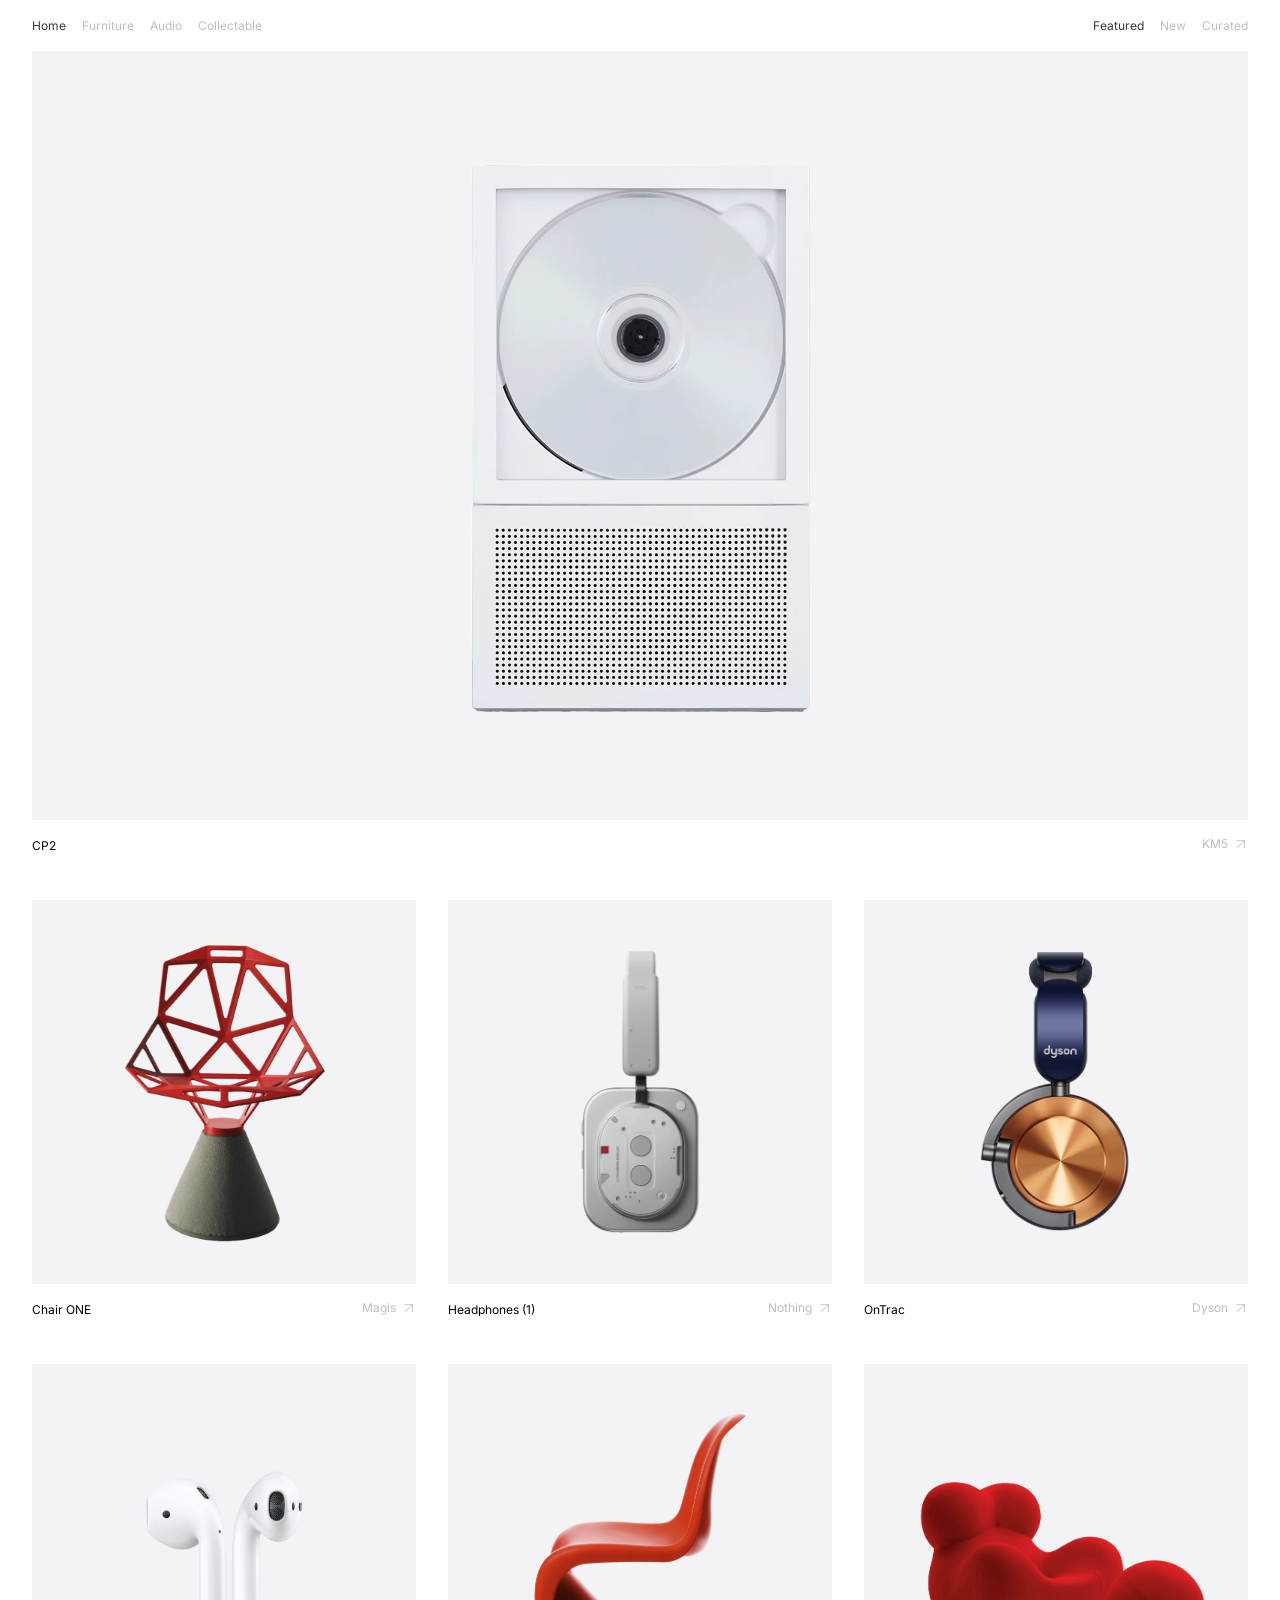
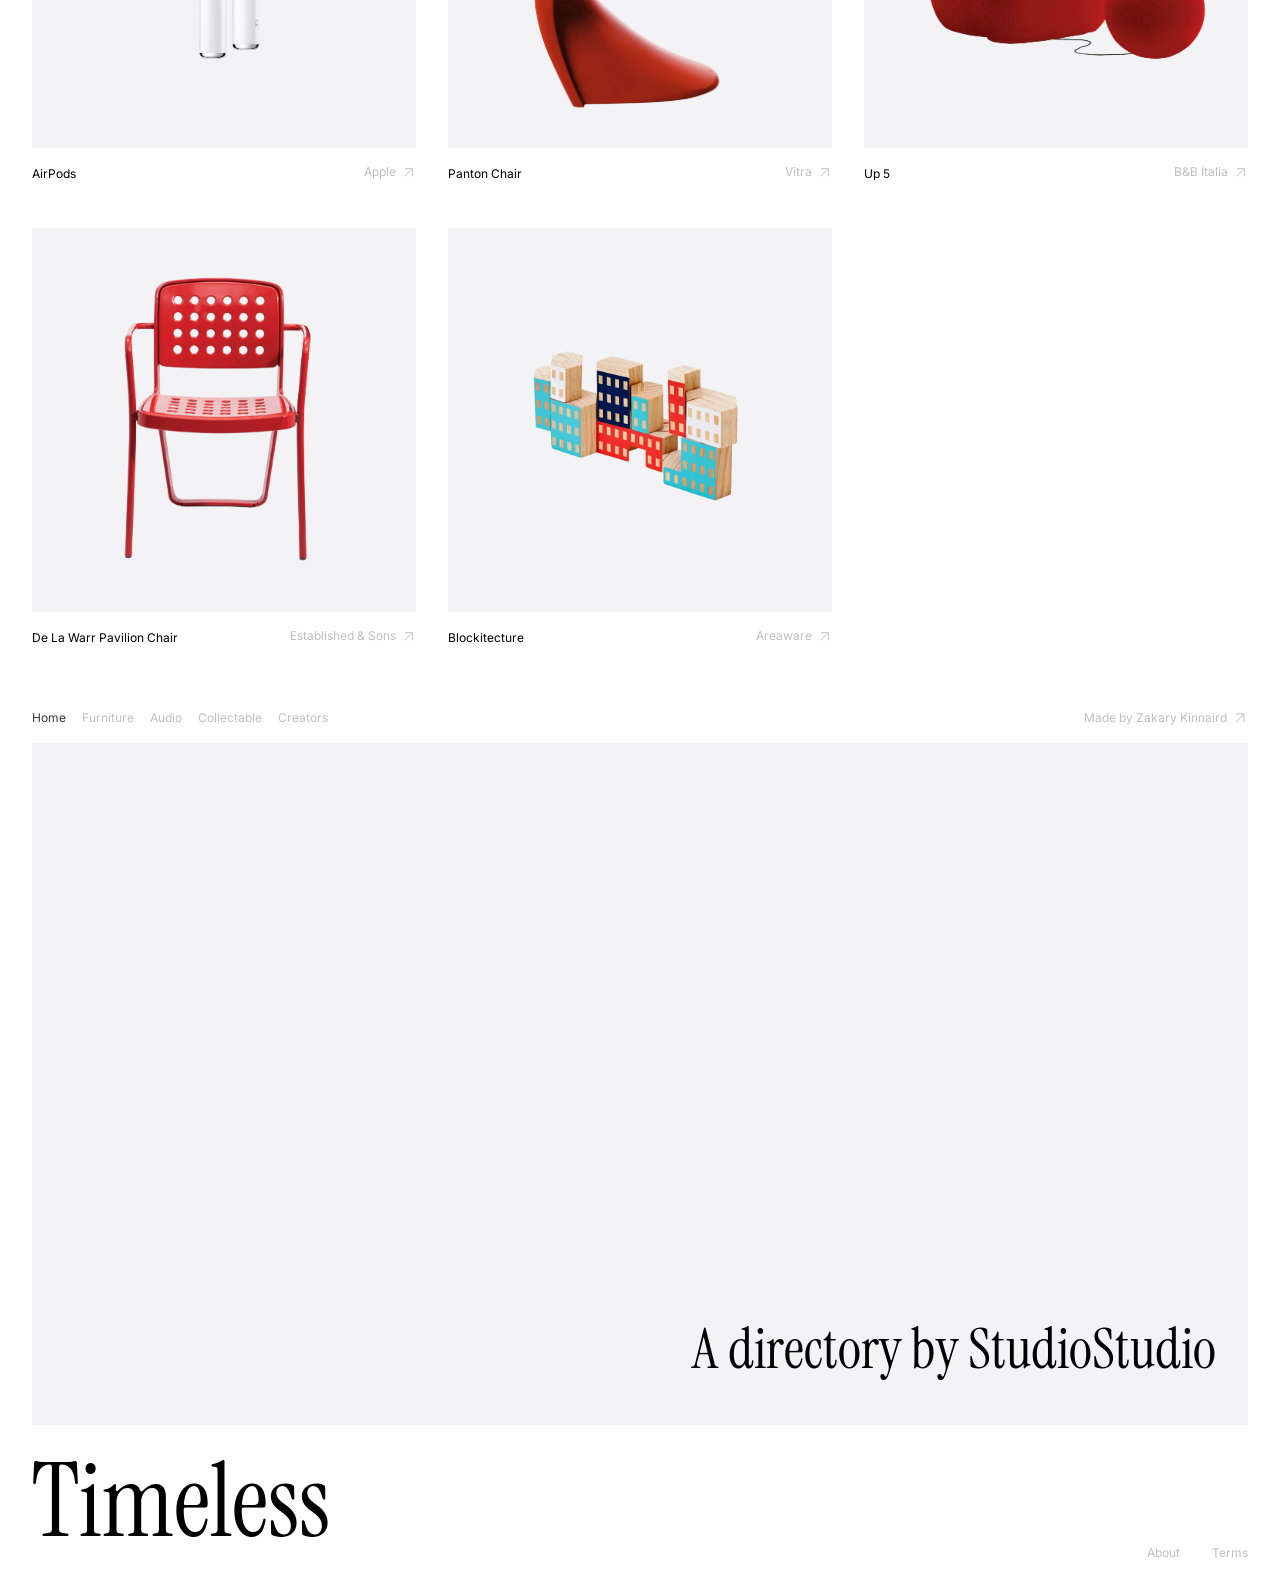
<file: index.html>
<!DOCTYPE html>
<html lang="en">
<head>
    <meta charset="UTF-8">
    <meta name="viewport" content="width=device-width, initial-scale=1.0">
    <title>Timeless Objects — Design-led things that outlast trends</title>
    <meta name="description" content="A curated catalog of timeless objects — audio, furniture, tech, fashion, cars, and the creators behind them. Some you can buy. Some you can only admire.">
    <meta name="author" content="Timeless Objects">
    <meta name="robots" content="index, follow">
    <link rel="canonical" href="https://timeless.directory/">
    <meta name="theme-color" content="#ffffff">
    <style>
        html.catalog-boot {
            background: #ffffff;
        }

        html.catalog-boot .page--catalog {
            visibility: hidden;
        }
    </style>
    <link rel="preload" as="image" href="images/objects/cp2.webp">
    <meta property="og:type" content="website">
    <meta property="og:site_name" content="Timeless Objects">
    <meta property="og:title" content="Timeless Objects">
    <meta property="og:description" content="A curated catalog of design-led things that outlast trends. Some you can buy. Some you can only admire.">
    <meta property="og:url" content="https://timeless.directory/">
    <meta property="og:image" content="https://timeless.directory/images/share/og-default.webp">
    <meta property="og:image:width" content="1500">
    <meta property="og:image:height" content="1500">
    <meta property="og:image:alt" content="Timeless Objects — a curated catalog of design-led things">
    <meta name="twitter:card" content="summary_large_image">
    <meta name="twitter:title" content="Timeless Objects">
    <meta name="twitter:description" content="A curated catalog of design-led things that outlast trends. Some you can buy. Some you can only admire.">
    <meta name="twitter:image" content="https://timeless.directory/images/share/og-default.webp">
    <meta name="twitter:image:alt" content="Timeless Objects — a curated catalog of design-led things">
    <script type="application/ld+json">
    {
        "@context": "https://schema.org",
        "@type": "WebSite",
        "name": "Timeless Objects",
        "url": "https://timeless.directory/",
        "description": "A curated catalog of design-led things that outlast trends.",
        "publisher": {
            "@type": "Organization",
            "name": "StudioStudio"
        }
    }
    </script>
    <link rel="preconnect" href="https://fonts.googleapis.com">
    <link rel="preconnect" href="https://fonts.gstatic.com" crossorigin>
    <link href="https://fonts.googleapis.com/css2?family=Instrument+Serif&family=Inter:wght@400;500;600&display=swap" rel="stylesheet">
    <link rel="stylesheet" href="styles.css">
    <link rel="icon" href="images/favicon/favicon.svg" type="image/svg+xml">
    <link rel="manifest" href="images/favicon/site.webmanifest">
    <script>
        (function () {
            var height = Math.round(window.innerHeight);
            document.documentElement.style.setProperty("--top-screen-height", height + "px");
            if (height <= 700) {
                document.documentElement.classList.add("compact-top");
            }
            try {
                var entry = performance.getEntriesByType("navigation")[0];
                var isReload = entry && entry.type === "reload";
                if (!isReload && sessionStorage.getItem("timeless-nav-intro-seen")) {
                    document.documentElement.classList.add("nav-intro-seen");
                } else if (!window.matchMedia("(prefers-reduced-motion: reduce)").matches) {
                    document.documentElement.classList.add("catalog-boot");
                }
            } catch (error) {
                document.documentElement.classList.add("catalog-boot");
            }
        })();
    </script>
</head>
<body>
    <div class="page page--catalog" data-node-id="1:977">
        <header class="site-header">
            <nav class="filter-bar" aria-label="Browse">
                <div class="filter-bar__group filter-bar__group--start"></div>
                <div class="filter-bar__group filter-bar__group--end"></div>
            </nav>
        </header>

        <main class="catalog" id="catalog" aria-live="polite"></main>

        <footer class="site-footer site-footer--catalog">
            <div class="site-footer__stage">
                <div class="site-footer__nav">
                    <nav class="filter-bar filter-bar--footer" aria-label="Footer browse">
                        <div class="filter-bar__group filter-bar__group--start"></div>
                        <div class="filter-bar__group filter-bar__group--end">
                            <a
                                class="site-footer__maker"
                                href="https://zakarykinnaird.com/"
                                target="_blank"
                                rel="noopener noreferrer"
                            >
                                <span class="site-footer__maker-label">Made by Zakary Kinnaird</span>
                                <svg class="site-footer__maker-icon" width="17" height="17" viewBox="0 0 17 17" fill="none" aria-hidden="true">
                                    <path d="M5 5h8v8M5 13l8-8" stroke="currentColor"/>
                                </svg>
                            </a>
                        </div>
                    </nav>
                </div>
                <div class="site-footer__credit">
                    <div class="site-footer__credit-panel">
                        <p class="site-footer__credit-label site-footer__text">A directory by <a class="site-footer__credit-link" href="https://studiostudio.store/" target="_blank" rel="noopener noreferrer">StudioStudio</a></p>
                    </div>
                </div>
            </div>
            <div class="site-footer__closing site-footer__closing--catalog">
                <div class="site-footer__title-row site-footer__title-row--catalog">
                    <h2 class="site-footer__title"><a class="site-footer__title-link" href="index.html">Timeless</a></h2>
                    <nav class="site-footer__legal-nav site-footer__legal-nav--catalog" aria-label="Legal">
                    <a href="about.html" class="site-footer__legal-link">About</a>
                    <a href="terms.html" class="site-footer__legal-link site-footer__legal-link--terms">Terms</a>
                    </nav>
                </div>
            </div>
        </footer>
    </div>
    <script src="nav.js"></script>
    <script src="catalog.js"></script>
    <script src="main.js"></script>
</body>
</html>
</file>
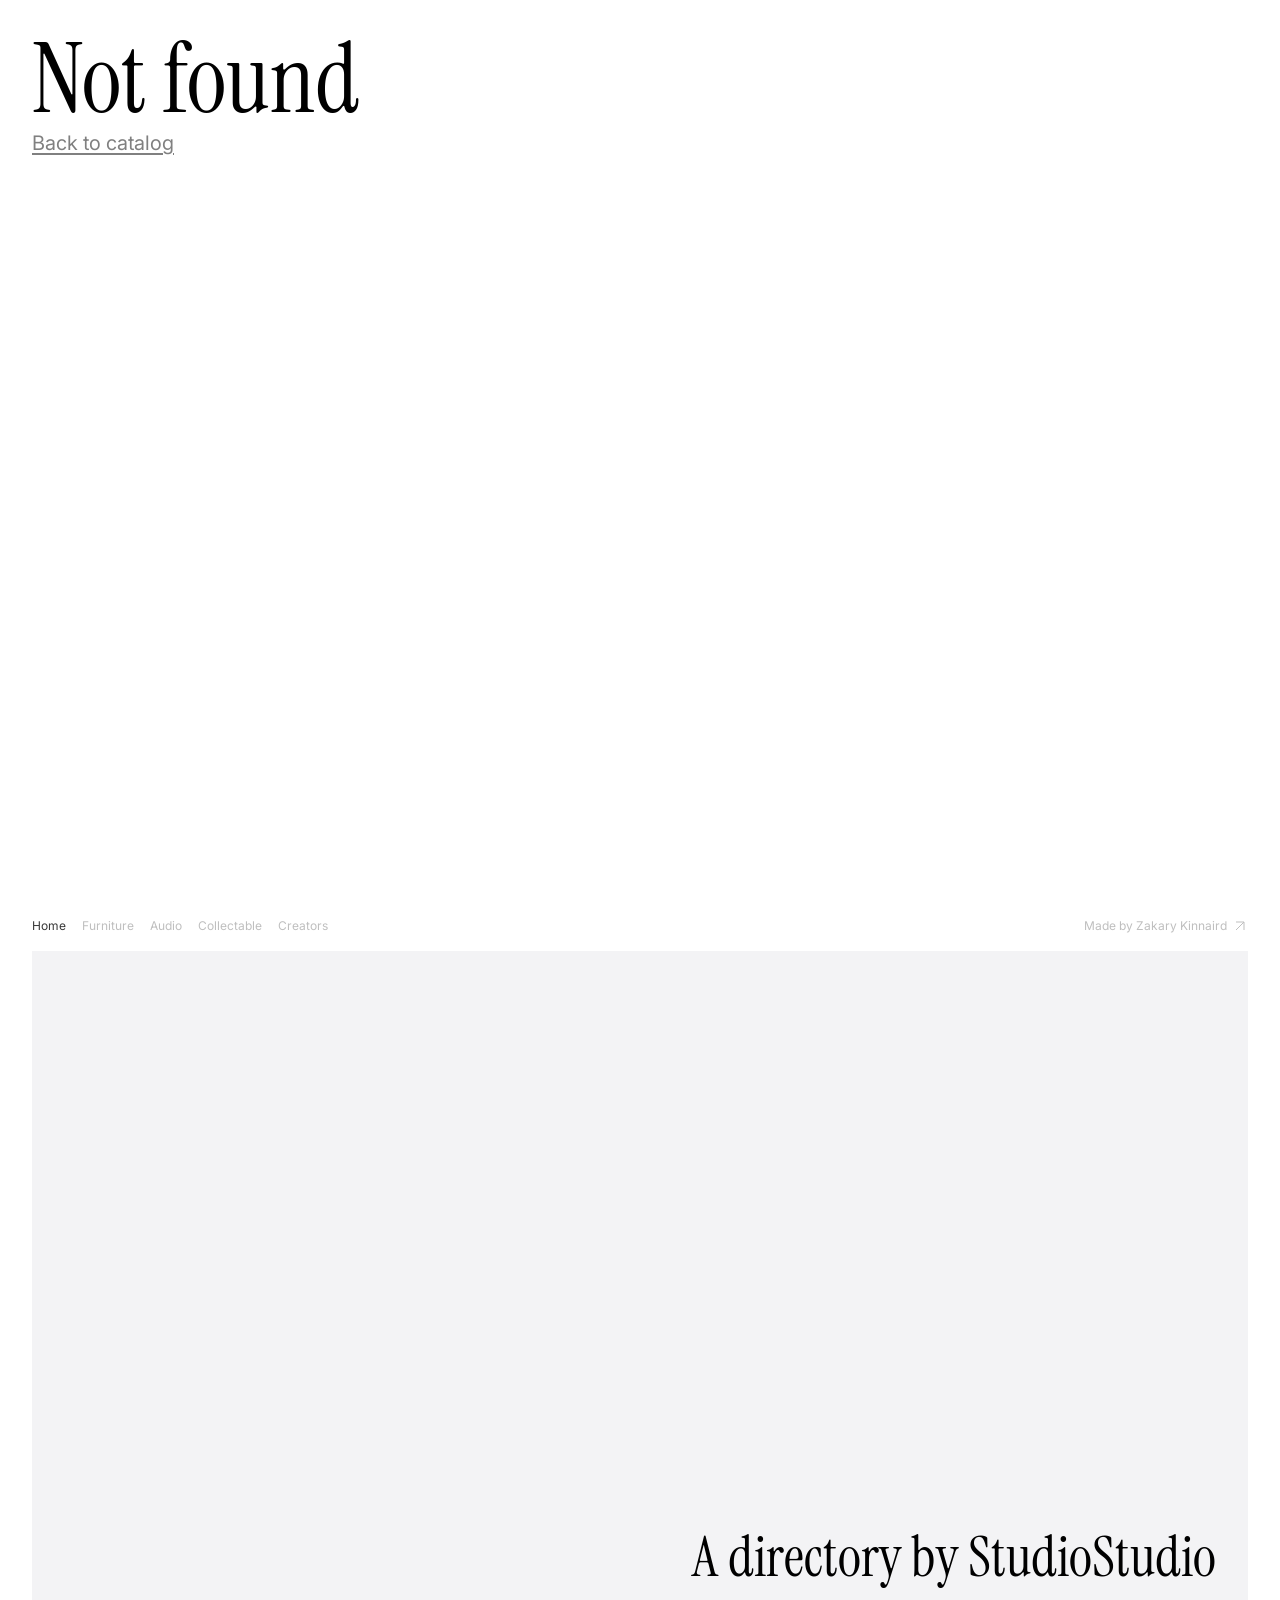
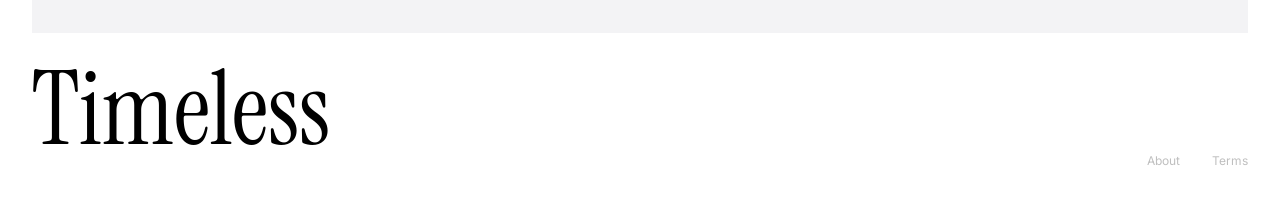
<file: detail.html>
<!DOCTYPE html>
<html lang="en">
<head>
    <meta charset="UTF-8">
    <meta name="viewport" content="width=device-width, initial-scale=1.0">
    <title>Timeless Objects</title>
    <meta name="description" content="A curated catalog of design-led things that outlast trends.">
    <meta name="robots" content="index, follow">
    <link rel="canonical" href="https://timeless.directory/detail.html">
    <meta name="theme-color" content="#ffffff">
    <meta property="og:type" content="website">
    <meta property="og:site_name" content="Timeless Objects">
    <meta property="og:title" content="Timeless Objects">
    <meta property="og:description" content="A curated catalog of design-led things that outlast trends.">
    <meta property="og:url" content="https://timeless.directory/detail.html">
    <meta property="og:image" content="https://timeless.directory/images/share/og-default.webp">
    <meta property="og:image:width" content="1500">
    <meta property="og:image:height" content="1500">
    <meta property="og:image:alt" content="Timeless Objects catalog">
    <meta name="twitter:card" content="summary_large_image">
    <meta name="twitter:title" content="Timeless Objects">
    <meta name="twitter:description" content="A curated catalog of design-led things that outlast trends.">
    <meta name="twitter:image" content="https://timeless.directory/images/share/og-default.webp">
    <link rel="preconnect" href="https://fonts.googleapis.com">
    <link rel="preconnect" href="https://fonts.gstatic.com" crossorigin>
    <link href="https://fonts.googleapis.com/css2?family=Instrument+Serif&family=Inter:wght@400;500;600&display=swap" rel="stylesheet">
    <link rel="stylesheet" href="styles.css">
    <link rel="icon" href="images/favicon/favicon.svg" type="image/svg+xml">
    <link rel="manifest" href="images/favicon/site.webmanifest">
    <script>
        (function () {
            var height = Math.round(window.innerHeight);
            document.documentElement.style.setProperty("--top-screen-height", height + "px");
            if (height <= 700) {
                document.documentElement.classList.add("compact-top");
            }
            try {
                if (sessionStorage.getItem("timeless-nav-intro-seen")) {
                    document.documentElement.classList.add("nav-intro-seen");
                }
            } catch (error) {}
        })();
    </script>
</head>
<body>
    <div class="page page--detail" data-node-id="1:1155">
        <header class="site-header" id="detail-site-header">
            <nav class="filter-bar" aria-label="Browse">
                <div class="filter-bar__group filter-bar__group--start"></div>
                <div class="filter-bar__group filter-bar__group--end"></div>
            </nav>
        </header>

        <div class="detail-shell" id="detail-root">
            <p class="detail-loading">Loading…</p>
        </div>

        <footer class="site-footer site-footer--catalog">
            <div class="site-footer__stage">
                <div class="site-footer__nav">
                    <nav class="filter-bar filter-bar--footer" aria-label="Footer browse">
                        <div class="filter-bar__group filter-bar__group--start"></div>
                        <div class="filter-bar__group filter-bar__group--end">
                            <a
                                class="site-footer__maker"
                                href="https://zakarykinnaird.com/"
                                target="_blank"
                                rel="noopener noreferrer"
                            >
                                <span class="site-footer__maker-label">Made by Zakary Kinnaird</span>
                                <svg class="site-footer__maker-icon" width="17" height="17" viewBox="0 0 17 17" fill="none" aria-hidden="true">
                                    <path d="M5 5h8v8M5 13l8-8" stroke="currentColor"/>
                                </svg>
                            </a>
                        </div>
                    </nav>
                </div>
                <div class="site-footer__credit">
                    <div class="site-footer__credit-panel">
                        <p class="site-footer__credit-label site-footer__text">A directory by <a class="site-footer__credit-link" href="https://studiostudio.store/" target="_blank" rel="noopener noreferrer">StudioStudio</a></p>
                    </div>
                </div>
            </div>
            <div class="site-footer__closing site-footer__closing--catalog">
                <div class="site-footer__title-row site-footer__title-row--catalog">
                    <h2 class="site-footer__title"><a class="site-footer__title-link" href="index.html">Timeless</a></h2>
                    <nav class="site-footer__legal-nav site-footer__legal-nav--catalog" aria-label="Legal">
                    <a href="about.html" class="site-footer__legal-link">About</a>
                    <a href="terms.html" class="site-footer__legal-link site-footer__legal-link--terms">Terms</a>
                    </nav>
                </div>
            </div>
        </footer>
    </div>
    <script src="site-meta.js"></script>
    <script src="nav.js"></script>
    <script src="detail.js"></script>
    <script src="main.js"></script>
</body>
</html>
</file>
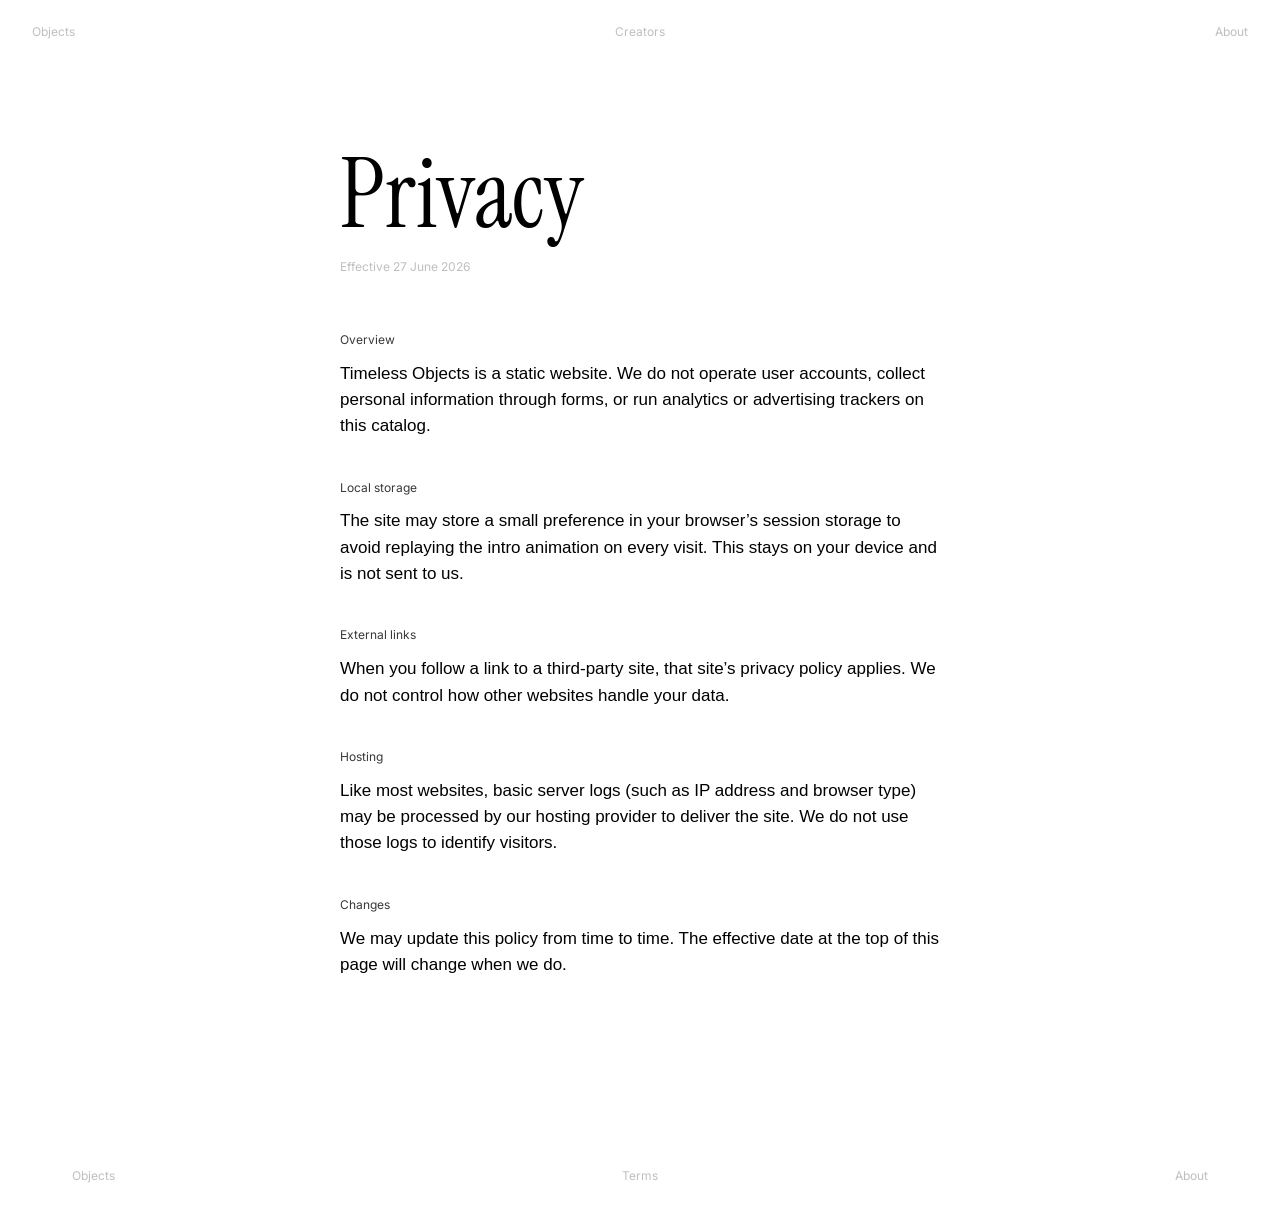
<file: privacy.html>
<!DOCTYPE html>
<html lang="en">
<head>
    <meta charset="UTF-8">
    <meta name="viewport" content="width=device-width, initial-scale=1.0">
    <title>Privacy Policy — Timeless Objects</title>
    <meta name="description" content="Privacy policy for Timeless Objects — a simple static catalog with no tracking.">
    <meta name="robots" content="index, follow">
    <link rel="canonical" href="https://timeless.directory/privacy.html">
    <meta name="theme-color" content="#ffffff">
    <link rel="preconnect" href="https://fonts.googleapis.com">
    <link rel="preconnect" href="https://fonts.gstatic.com" crossorigin>
    <link href="https://fonts.googleapis.com/css2?family=Instrument+Serif&family=Inter:wght@400;500;600&display=swap" rel="stylesheet">
    <link rel="stylesheet" href="styles.css">
    <link rel="icon" href="images/favicon/favicon.svg" type="image/svg+xml">
    <link rel="manifest" href="images/favicon/site.webmanifest">
</head>
<body>
    <div class="page page--legal">
        <header class="site-header site-header--simple">
            <nav class="site-nav" aria-label="Primary">
                <a href="index.html" class="site-nav__link site-nav__link--anchor">Objects</a>
                <a href="index.html?view=creators" class="site-nav__link site-nav__link--anchor">Creators</a>
                <a href="about.html" class="site-nav__link site-nav__link--anchor">About</a>
            </nav>
        </header>

        <header class="legal-header">
            <div class="legal-header__intro">
                <h1 class="legal-title">Privacy</h1>
                <p class="legal-meta">Effective 27 June 2026</p>
            </div>
        </header>

        <main class="legal">
            <section class="legal-section">
                <h2 class="legal-heading">Overview</h2>
                <p>Timeless Objects is a static website. We do not operate user accounts, collect personal information through forms, or run analytics or advertising trackers on this catalog.</p>
            </section>

            <section class="legal-section">
                <h2 class="legal-heading">Local storage</h2>
                <p>The site may store a small preference in your browser’s session storage to avoid replaying the intro animation on every visit. This stays on your device and is not sent to us.</p>
            </section>

            <section class="legal-section">
                <h2 class="legal-heading">External links</h2>
                <p>When you follow a link to a third-party site, that site’s privacy policy applies. We do not control how other websites handle your data.</p>
            </section>

            <section class="legal-section">
                <h2 class="legal-heading">Hosting</h2>
                <p>Like most websites, basic server logs (such as IP address and browser type) may be processed by our hosting provider to deliver the site. We do not use those logs to identify visitors.</p>
            </section>

            <section class="legal-section">
                <h2 class="legal-heading">Changes</h2>
                <p>We may update this policy from time to time. The effective date at the top of this page will change when we do.</p>
            </section>
        </main>

        <footer class="site-footer site-footer--compact">
            <div class="site-footer__closing">
                <nav class="site-nav" aria-label="Footer">
                    <a href="index.html" class="site-nav__link site-nav__link--anchor">Objects</a>
                    <a href="terms.html" class="site-nav__link site-nav__link--anchor">Terms</a>
                    <a href="about.html" class="site-nav__link site-nav__link--anchor">About</a>
                </nav>
            </div>
        </footer>
    </div>
</body>
</html>
</file>
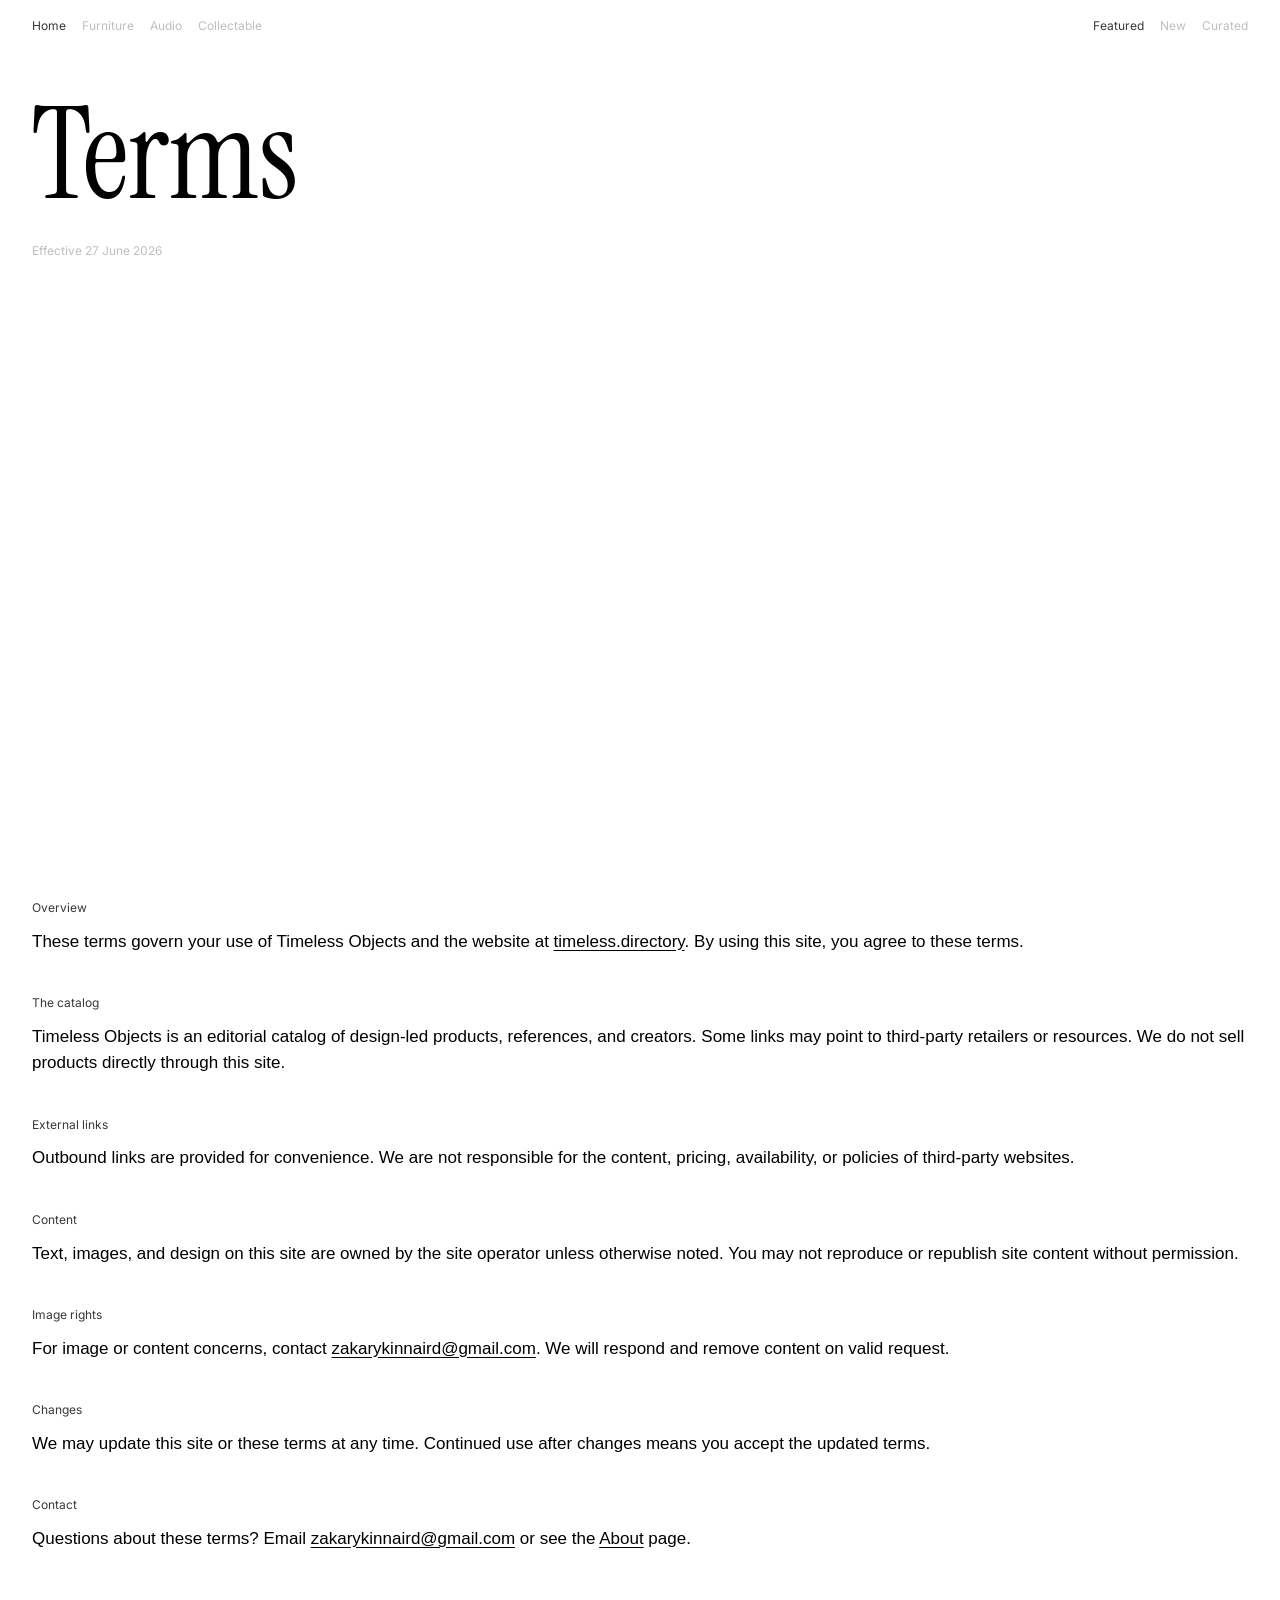
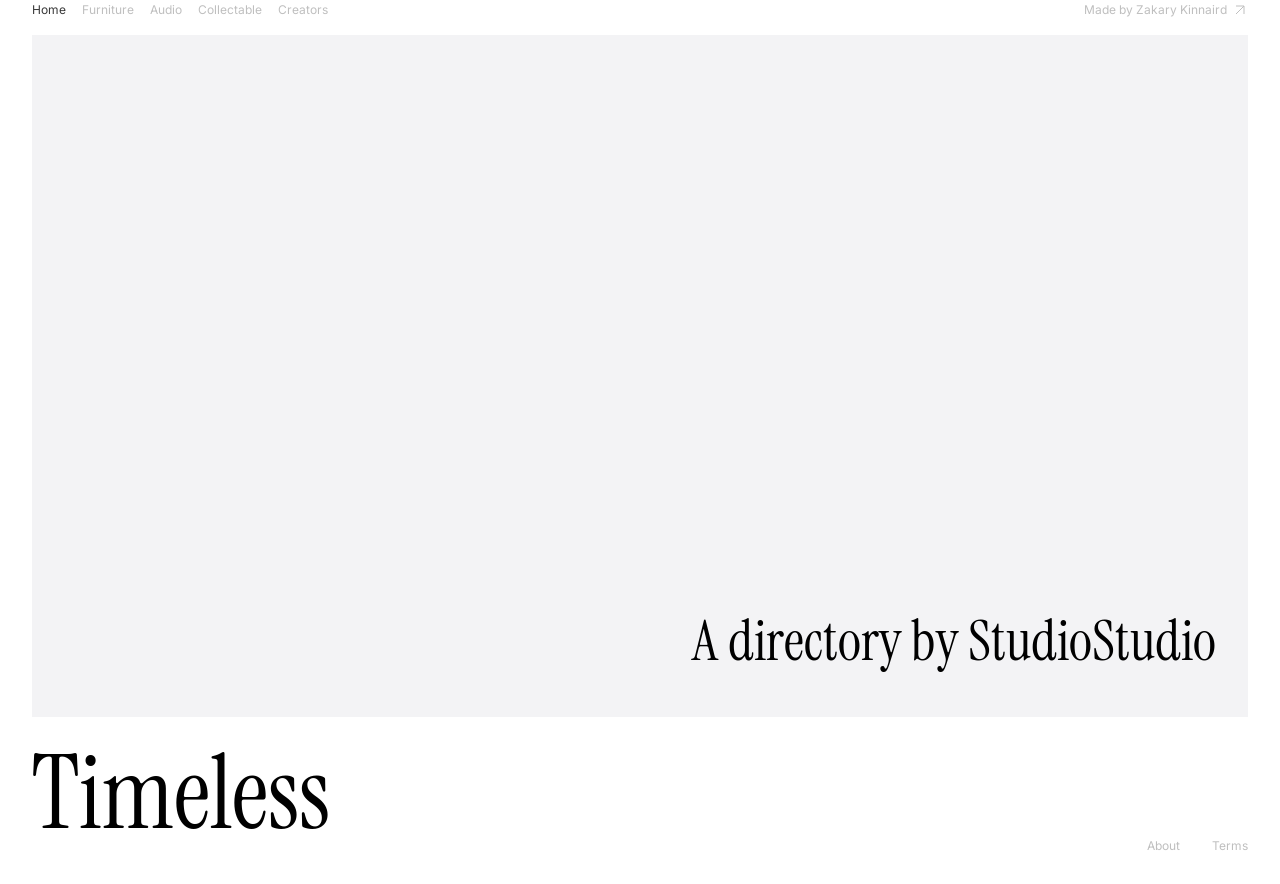
<file: terms.html>
<!DOCTYPE html>
<html lang="en">
<head>
    <meta charset="UTF-8">
    <meta name="viewport" content="width=device-width, initial-scale=1.0">
    <title>Terms — Timeless Objects</title>
    <meta name="description" content="Terms of use for Timeless Objects and timeless.directory.">
    <meta name="robots" content="index, follow">
    <link rel="canonical" href="https://timeless.directory/terms.html">
    <meta name="theme-color" content="#ffffff">
    <meta property="og:type" content="website">
    <meta property="og:site_name" content="Timeless Objects">
    <meta property="og:title" content="Terms — Timeless Objects">
    <meta property="og:description" content="Terms of use for Timeless Objects and timeless.directory.">
    <meta property="og:url" content="https://timeless.directory/terms.html">
    <meta property="og:image" content="https://timeless.directory/images/share/og-default.webp">
    <meta name="twitter:card" content="summary_large_image">
    <meta name="twitter:title" content="Terms — Timeless Objects">
    <meta name="twitter:description" content="Terms of use for Timeless Objects and timeless.directory.">
    <meta name="twitter:image" content="https://timeless.directory/images/share/og-default.webp">
    <link rel="preconnect" href="https://fonts.googleapis.com">
    <link rel="preconnect" href="https://fonts.gstatic.com" crossorigin>
    <link href="https://fonts.googleapis.com/css2?family=Instrument+Serif&family=Inter:wght@400;500;600&display=swap" rel="stylesheet">
    <link rel="stylesheet" href="styles.css">
    <link rel="icon" href="images/favicon/favicon.svg" type="image/svg+xml">
    <link rel="manifest" href="images/favicon/site.webmanifest">
    <script>
        (function () {
            var height = Math.round(window.innerHeight);
            document.documentElement.style.setProperty("--top-screen-height", height + "px");
            if (height <= 700) {
                document.documentElement.classList.add("compact-top");
            }
            try {
                if (sessionStorage.getItem("timeless-nav-intro-seen")) {
                    document.documentElement.classList.add("nav-intro-seen");
                }
            } catch (error) {}
        })();
    </script>
</head>
<body>
    <div class="page page--about-timeless">
        <div class="top-screen">
            <header class="site-header site-header--about">
                <nav class="filter-bar" aria-label="Browse">
                    <div class="filter-bar__group filter-bar__group--start"></div>
                    <div class="filter-bar__group filter-bar__group--end"></div>
                </nav>
            </header>

            <section class="title-row title-row--about">
                <div class="title-row__intro">
                    <h1 class="title">Terms</h1>
                    <p class="legal-meta">Effective 27 June 2026</p>
                </div>
            </section>
        </div>

        <main class="legal legal--timeless">
            <section class="legal-section">
                <h2 class="legal-heading">Overview</h2>
                <p>These terms govern your use of Timeless Objects and the website at <a href="https://timeless.directory">timeless.directory</a>. By using this site, you agree to these terms.</p>
            </section>

            <section class="legal-section">
                <h2 class="legal-heading">The catalog</h2>
                <p>Timeless Objects is an editorial catalog of design-led products, references, and creators. Some links may point to third-party retailers or resources. We do not sell products directly through this site.</p>
            </section>

            <section class="legal-section">
                <h2 class="legal-heading">External links</h2>
                <p>Outbound links are provided for convenience. We are not responsible for the content, pricing, availability, or policies of third-party websites.</p>
            </section>

            <section class="legal-section">
                <h2 class="legal-heading">Content</h2>
                <p>Text, images, and design on this site are owned by the site operator unless otherwise noted. You may not reproduce or republish site content without permission.</p>
            </section>

            <section class="legal-section">
                <h2 class="legal-heading">Image rights</h2>
                <p>For image or content concerns, contact <a href="mailto:zakarykinnaird@gmail.com">zakarykinnaird@gmail.com</a>. We will respond and remove content on valid request.</p>
            </section>

            <section class="legal-section">
                <h2 class="legal-heading">Changes</h2>
                <p>We may update this site or these terms at any time. Continued use after changes means you accept the updated terms.</p>
            </section>

            <section class="legal-section">
                <h2 class="legal-heading">Contact</h2>
                <p>Questions about these terms? Email <a href="mailto:zakarykinnaird@gmail.com">zakarykinnaird@gmail.com</a> or see the <a href="about.html">About</a> page.</p>
            </section>
        </main>

        <footer class="site-footer site-footer--catalog">
            <div class="site-footer__stage">
                <div class="site-footer__nav">
                    <nav class="filter-bar filter-bar--footer" aria-label="Footer browse">
                        <div class="filter-bar__group filter-bar__group--start"></div>
                        <div class="filter-bar__group filter-bar__group--end">
                            <a
                                class="site-footer__maker"
                                href="https://zakarykinnaird.com/"
                                target="_blank"
                                rel="noopener noreferrer"
                            >
                                <span class="site-footer__maker-label">Made by Zakary Kinnaird</span>
                                <svg class="site-footer__maker-icon" width="17" height="17" viewBox="0 0 17 17" fill="none" aria-hidden="true">
                                    <path d="M5 5h8v8M5 13l8-8" stroke="currentColor"/>
                                </svg>
                            </a>
                        </div>
                    </nav>
                </div>
                <div class="site-footer__credit">
                    <div class="site-footer__credit-panel">
                        <p class="site-footer__credit-label site-footer__text">A directory by <a class="site-footer__credit-link" href="https://studiostudio.store/" target="_blank" rel="noopener noreferrer">StudioStudio</a></p>
                    </div>
                </div>
            </div>
            <div class="site-footer__closing site-footer__closing--catalog">
                <div class="site-footer__title-row site-footer__title-row--catalog">
                    <h2 class="site-footer__title"><a class="site-footer__title-link" href="index.html">Timeless</a></h2>
                    <nav class="site-footer__legal-nav site-footer__legal-nav--catalog" aria-label="Legal">
                        <a href="about.html" class="site-footer__legal-link">About</a>
                        <a href="terms.html" class="site-footer__legal-link site-footer__legal-link--terms site-footer__legal-link--active" aria-current="page">Terms</a>
                    </nav>
                </div>
            </div>
        </footer>
    </div>
    <script src="nav.js"></script>
    <script src="main.js"></script>
</body>
</html>
</file>
<file: styles.css>
/* Figma tokens — file IQTXoSvIH6yAjoppLTlvnV, frame 585:6566 */
:root {
    --night: #383838;
    --text-dimmed: #bfbfbf;
    --background: #ffffff;
    --text-primary: #000000;
    --badge-border: #a6a6a6;
    --page-padding: 40px;
    --menu-padding: 20px;
    --section-gap: 48px;
    --title-size: 128px;
    --story-size: clamp(32px, 5.5vw, 88px);
    --story-block-gap: 120px;
    --footer-text-size: clamp(48px, 8vw, var(--detail-title-size));
    --footer-padding: 48px;
    --footer-top-gap: 40px;
    --reveal-duration: 1.35s;
    --reveal-ease: cubic-bezier(0.25, 0.1, 0.25, 1);
    --hero-develop-duration: 6.5s;
    --hero-develop-delay: 0.7s;
    --hero-develop-ease: cubic-bezier(0.22, 1, 0.36, 1);
    --nav-fade-delay: calc(var(--hero-develop-delay) + var(--hero-develop-duration) * 0.55);
    --story-develop-duration: calc(var(--hero-develop-duration) / 2);
    --story-develop-delay: calc(var(--hero-develop-delay) / 2);
    --polaroid-text: #f4f4f3;
    --text-develop-duration: var(--hero-develop-duration);
    --footer-develop-duration: calc(var(--text-develop-duration) * 1.5);
    --footer-develop-delay: calc(var(--hero-develop-delay) * 2);
    --footer-reveal-duration: calc(var(--reveal-duration) * 1.5);
    --link-hover-duration: 1.5s;
    --link-hover-ease: cubic-bezier(0.25, 0.1, 0.25, 1);
    --detail-nav-enter-duration: 260ms;
    --detail-nav-exit-duration: 180ms;
    --detail-nav-ease-out: cubic-bezier(0.23, 1, 0.32, 1);
    --placeholder: #f3f3f5;
    --text-muted: #808080;
    --catalog-padding: 32px;
    --screen-bottom-padding: 48px;
    --detail-title-size: 128px;
    --detail-copy-size: clamp(16px, 2vw, 20px);
    --site-header-height: 51px;
    --footer-closing-height: 80px;
    --inter-ui-size: 12px;
    --external-link-size: 16px;
}

@font-face {
    font-family: "Instrument Serif";
    src: local("Instrument Serif");
    font-weight: 400;
    font-style: normal;
    font-display: swap;
}

*,
*::before,
*::after {
    margin: 0;
    padding: 0;
    box-sizing: border-box;
    -webkit-font-smoothing: antialiased;
    -moz-osx-font-smoothing: grayscale;
}

html {
    height: 100%;
    scroll-behavior: smooth;
}

body {
    min-height: 100%;
    background-color: var(--background);
    color: var(--text-primary);
    overflow-x: hidden;
}

img {
    display: block;
    max-width: 100%;
}

video {
    display: block;
    max-width: 100%;
}

a {
    color: inherit;
    text-decoration: none;
}

.page {
    width: 100%;
    min-height: 100%;
    display: flex;
    flex-direction: column;
    align-items: center;
}

/* Figma Desktop frame — nav + hero + title = one viewport */
.top-screen {
    width: 100%;
    height: var(--top-screen-height, 100svh);
    max-height: var(--top-screen-height, 100svh);
    display: flex;
    flex-direction: column;
    align-items: center;
    padding-left: var(--page-padding);
    padding-right: var(--page-padding);
    padding-top: env(safe-area-inset-top);
    padding-bottom: env(safe-area-inset-bottom);
    overflow: hidden;
}

/* Section: menu — 579:6534 */
.menu {
    width: 100%;
    display: flex;
    align-items: center;
    justify-content: center;
    padding-top: var(--menu-padding);
    padding-bottom: var(--menu-padding);
    flex-shrink: 0;
}

.top-screen:has(.hero-media.is-developing) .menu,
.top-screen:has(.hero-media.is-developing) .title-row .app-store-badge {
    opacity: 0;
    animation: nav-fade-in var(--reveal-duration) var(--reveal-ease) var(--nav-fade-delay) both;
}

html.nav-intro-seen .top-screen:has(.hero-media.is-developing) .menu,
html.nav-intro-seen .top-screen:has(.hero-media.is-developing) .title-row .app-store-badge {
    opacity: 1;
    animation: none;
}

@keyframes nav-fade-in {
    from {
        opacity: 0;
    }

    to {
        opacity: 1;
    }
}

.nav {
    width: 100%;
    display: grid;
    grid-template-columns: repeat(4, 1fr);
    align-items: center;
    font-family: Inter, "Helvetica Neue", Helvetica, sans-serif;
    font-size: var(--inter-ui-size);
    font-weight: 400;
    line-height: 1;
    white-space: nowrap;
}

.nav-link {
    font-weight: 500;
    transition: color var(--link-hover-duration) var(--link-hover-ease);
}

.nav-link--active {
    color: var(--night);
}

.nav-link--active:hover,
.nav-link--active:focus-visible {
    color: var(--text-dimmed);
}

.nav-link--spent {
    grid-column: 1;
    justify-self: start;
}

.nav-link--spent.nav-link--dimmed {
    grid-column: 1;
    justify-self: start;
}

.nav-spacer {
    grid-column: 2;
}

.nav-link--dimmed {
    color: var(--text-dimmed);
    grid-column: 3;
    justify-self: center;
}

.nav-link--dimmed:hover,
.nav-link--dimmed:focus-visible {
    color: var(--night);
}

.nav-link--about {
    grid-column: 3;
    justify-self: center;
}

.nav-link--dimmed[aria-disabled="true"] {
    cursor: default;
}

.nav-link--dimmed[aria-disabled="true"]:hover,
.nav-link--dimmed[aria-disabled="true"]:focus-visible {
    color: var(--text-dimmed);
}

.nav-link--download {
    grid-column: 4;
    justify-self: end;
}

/* Figma content column — 579:6540 */
.home-frame {
    width: 100%;
    flex: 1;
    min-height: 0;
    display: flex;
    flex-direction: column;
}

/* Section: hero — 579:6541 */
.hero {
    position: relative;
    width: 100%;
    flex: 1;
    min-height: 0;
    overflow: hidden;
}

.hero-media {
    position: absolute;
    inset: 0;
    overflow: hidden;
}

.hero-image {
    position: absolute;
    inset: 0;
    width: 100%;
    height: 100%;
    max-width: none;
    object-fit: cover;
    object-position: center;
    pointer-events: none;
    opacity: 0.08;
    filter: brightness(0.18) saturate(0.2) sepia(0.12);
}

.hero-develop,
.story-develop {
    position: absolute;
    inset: 0;
    pointer-events: none;
    opacity: 1;
    background: linear-gradient(
        180deg,
        rgba(244, 244, 243, 0.96) 0%,
        rgba(244, 244, 243, 0.94) 100%
    );
}

.hero-media.is-developing .hero-image {
    will-change: opacity, filter;
    animation: hero-photo-develop var(--hero-develop-duration) var(--hero-develop-ease) var(--hero-develop-delay) forwards;
}

.hero-media.is-developing .hero-develop {
    animation: hero-wash-clear var(--hero-develop-duration) var(--hero-develop-ease) var(--hero-develop-delay) forwards;
}

.hero-media.is-developed .hero-image {
    opacity: 1;
    filter: none;
}

.hero-media.is-developed .hero-develop {
    opacity: 0;
}

.hero-media--video .hero-video {
    position: absolute;
    inset: 0;
    width: 100%;
    height: 100%;
    max-width: none;
    object-fit: cover;
    object-position: center;
    pointer-events: none;
    opacity: 0.08;
    filter: brightness(0.18) saturate(0.2) sepia(0.12);
}

.hero-media--video.is-developing .hero-video {
    will-change: opacity, filter;
    animation: hero-photo-develop var(--hero-develop-duration) var(--hero-develop-ease) var(--hero-develop-delay) forwards;
}

.hero-media--video.is-developing .hero-develop {
    animation: hero-wash-clear var(--hero-develop-duration) var(--hero-develop-ease) var(--hero-develop-delay) forwards;
}

.hero-media--video.is-developed .hero-video {
    opacity: 1;
    filter: none;
}

.hero-media--video.is-developed .hero-develop {
    opacity: 0;
}

.hero-video--mobile {
    display: none;
}

@media (max-width: 768px) {
    .hero-video--desktop {
        display: none;
    }

    .hero-video--mobile {
        display: block;
    }
}

@keyframes hero-photo-develop {
    from {
        opacity: 0.08;
        filter: brightness(0.18) saturate(0.2) sepia(0.12);
    }

    to {
        opacity: 1;
        filter: brightness(1) saturate(1) sepia(0);
    }
}

@keyframes hero-wash-clear {
    to {
        opacity: 0;
    }
}

@media (prefers-reduced-motion: reduce) {
    .hero-image,
    .hero-media--video .hero-video {
        opacity: 1;
        filter: none;
    }

    .hero-develop,
    .story-develop {
        display: none;
    }

    .hero-media.is-developing .hero-image,
    .hero-media.is-developing .hero-develop,
    .hero-media--video.is-developing .hero-video,
    .hero-media--video.is-developing .hero-develop,
    .story-media.is-visible .story-image,
    .story-media.is-visible .story-develop {
        animation: none;
    }

    .story-media .story-image {
        opacity: 1;
        filter: none;
    }

    .menu,
    .title-row .app-store-badge,
    .page--about-timeless .site-header--about,
    .page--about-timeless .title-row--about {
        opacity: 1;
        animation: none;
    }

    .story-copy a:hover,
    .story-copy a:focus-visible {
        text-decoration: underline;
        text-underline-offset: 0.12em;
    }

    .story-copy a:hover::after,
    .story-copy a:focus-visible::after {
        transform: scaleX(0);
    }

    .story-line--split.is-visible .story-line__segment {
        animation: none;
        color: var(--text-primary);
    }
}

/* Section: title row — 579:6542 + 579:6544 */
.title-row {
    width: 100%;
    display: flex;
    align-items: center;
    justify-content: space-between;
    gap: 24px;
    flex-shrink: 0;
    padding-top: var(--section-gap);
    padding-bottom: var(--page-padding);
    min-height: calc(var(--title-size) + var(--section-gap) + var(--page-padding));
}

.title {
    font-family: "Instrument Serif", Georgia, "Times New Roman", serif;
    font-size: var(--title-size);
    font-weight: 400;
    line-height: 1;
    color: var(--text-primary);
    word-break: break-word;
}

@media (min-width: 769px) {
    .title {
        /* Serif cap height sits low in the em box at large sizes */
        transform: translateY(-0.06em);
    }
}

/* App Store badge — Component 2, 579:6544 */
.app-store-badge {
    display: inline-flex;
    align-items: center;
    flex-shrink: 0;
    width: 120px;
    height: 40px;
    padding: 0;
    background: #000000;
    border: 1px solid var(--badge-border);
    border-radius: 6px;
    overflow: hidden;
    transition: opacity 0.2s ease;
}

.app-store-badge:hover {
    opacity: 0.88;
}

.app-store-badge__icon {
    position: relative;
    width: 20px;
    height: 24px;
    margin-left: 7px;
    flex-shrink: 0;
    overflow: hidden;
}

.app-store-badge__icon img {
    position: absolute;
    inset: 0;
    width: 100%;
    height: 100%;
}

.app-store-badge__copy {
    display: flex;
    flex-direction: column;
    align-items: flex-start;
    justify-content: center;
    margin-left: 8px;
    color: #ffffff;
}

.app-store-badge__line {
    font-family: -apple-system, BlinkMacSystemFont, "SF Pro Text", "Helvetica Neue", sans-serif;
    font-size: 9px;
    font-weight: 500;
    line-height: 9px;
}

.app-store-badge__store {
    font-family: -apple-system, BlinkMacSystemFont, "SF Pro Display", "Helvetica Neue", sans-serif;
    font-size: 18px;
    font-weight: 500;
    line-height: 1;
    letter-spacing: -0.47px;
}

@media (max-width: 1200px) {
    :root {
        --title-size: clamp(64px, 8vw, 128px);
        --section-gap: clamp(24px, 3vw, 48px);
    }
}

@media (max-width: 768px) {
    :root {
        --page-padding: 20px;
        --title-size: clamp(48px, 12vw, 96px);
        --section-gap: 24px;
    }

    .menu {
        align-items: center;
        height: auto;
        padding-top: var(--menu-padding);
        padding-bottom: var(--menu-padding);
    }

    .title-row {
        align-items: center;
        gap: 16px;
        min-height: auto;
        padding-top: var(--section-gap);
        padding-bottom: 20px;
    }

    .title {
        transform: translateY(-0.04em);
    }
}

html.compact-top {
    --title-size: clamp(40px, 11vw, 72px);
    --section-gap: 16px;
}

html.compact-top .menu {
    align-items: center;
    height: auto;
    padding-top: var(--menu-padding);
    padding-bottom: var(--menu-padding);
}

html.compact-top .title-row {
    padding-bottom: 16px;
}

/* Story page — frame 585:6584 */
.story {
    width: 100%;
    padding-left: var(--page-padding);
    padding-right: var(--page-padding);
}

/* About page — frame 595:8399 */
.about {
    width: 100%;
    padding-left: var(--page-padding);
    padding-right: var(--page-padding);
    padding-bottom: var(--page-padding);
    display: flex;
    flex-direction: column;
    gap: var(--story-block-gap);
}

.about-copy {
    padding-top: var(--story-block-gap);
}

.about-copy .story-copy {
    gap: 0.75em;
}

.about-copy .story-line--lead {
    margin-bottom: 0.75em;
}

.about-copy .story-line--close {
    margin-top: 2.5em;
}

.story-intro {
    padding-top: var(--story-block-gap);
    padding-bottom: var(--story-block-gap);
}

.story-block {
    display: flex;
    flex-direction: column;
    gap: var(--story-block-gap);
    padding-bottom: var(--story-block-gap);
}

.story-block--last {
    padding-bottom: calc(var(--story-block-gap) + var(--page-padding));
}

.story-image {
    width: 100%;
    height: auto;
    max-width: none;
    display: block;
}

.story-media {
    position: relative;
    width: 100%;
}

.story-media .story-image {
    opacity: 0.08;
    filter: brightness(0.18) saturate(0.2) sepia(0.12);
}

.story-media.is-visible .story-image {
    will-change: opacity, filter;
    animation: hero-photo-develop var(--story-develop-duration) var(--hero-develop-ease) var(--story-develop-delay) forwards;
}

.story-media.is-visible .story-develop {
    animation: hero-wash-clear var(--story-develop-duration) var(--hero-develop-ease) var(--story-develop-delay) forwards;
}

.story-media.is-developed .story-image {
    opacity: 1;
    filter: none;
}

.story-media.is-developed .story-develop {
    opacity: 0;
}

.story-copy {
    display: flex;
    flex-direction: column;
    gap: 0.15em;
}

.story-line {
    font-family: "Instrument Serif", Georgia, "Times New Roman", serif;
    font-size: var(--story-size);
    font-weight: 400;
    line-height: 1.15;
    color: var(--polaroid-text);
}

.story-line--lead {
    margin-bottom: 0.35em;
}

.story-line--close {
    margin-top: 0.65em;
}

.story-copy a {
    color: inherit;
    text-decoration: none;
    position: relative;
    transition: none;
}

.story-copy a::after {
    content: "";
    position: absolute;
    left: 0;
    bottom: 0.08em;
    width: 100%;
    height: 1px;
    background: currentColor;
    transform: scaleX(0);
    transform-origin: left center;
    transition: transform var(--link-hover-duration) var(--link-hover-ease);
}

.story-copy a:hover,
.story-copy a:focus-visible {
    color: var(--text-dimmed);
    transition: color var(--link-hover-duration) var(--link-hover-ease);
}

.story-copy a:hover::after,
.story-copy a:focus-visible::after {
    transform: scaleX(1);
}

.story-line--split.is-visible {
    animation: none;
    will-change: auto;
}

.story-line--split.is-visible .story-line__segment {
    display: inline;
    color: var(--polaroid-text);
    will-change: color;
    animation: text-polaroid-develop var(--text-develop-duration) var(--hero-develop-ease) var(--reveal-delay, 0ms) forwards;
}

.story-line--split .story-line__segment {
    color: var(--polaroid-text);
}

/* Scroll reveal — polaroid develop on editorial text */
@keyframes text-polaroid-develop {
    from {
        color: var(--polaroid-text);
    }

    to {
        color: var(--text-primary);
    }
}

@keyframes text-polaroid-develop-muted {
    from {
        color: var(--polaroid-text);
    }

    to {
        color: var(--text-muted);
    }
}

@keyframes footer-credit-fade-in {
    from {
        opacity: 0;
    }

    to {
        opacity: 1;
    }
}

.story-line.is-visible:not(.story-line--split) {
    will-change: color;
    animation: text-polaroid-develop var(--text-develop-duration) var(--hero-develop-ease) var(--reveal-delay, 0ms) forwards;
}

.site-footer__text.is-visible {
    will-change: opacity;
    animation: footer-credit-fade-in var(--footer-develop-duration) var(--hero-develop-ease) var(--footer-develop-delay) forwards;
}

.site-footer__closing .app-store-badge {
    opacity: 0;
    transition: opacity var(--footer-reveal-duration) var(--reveal-ease);
    transition-delay: 0ms;
}

.site-footer__closing .app-store-badge.is-visible {
    opacity: 1;
    transition-delay: var(--footer-develop-delay);
}

@media (prefers-reduced-motion: reduce) {
    .story-line,
    .story-line__segment,
    .site-footer__title,
    .site-footer__credit-title {
        color: var(--text-primary);
        animation: none;
    }

    .site-footer__credit-title {
        color: var(--text-dimmed);
    }

    .site-footer__text {
        opacity: 1;
        animation: none;
    }

    .site-footer__closing .app-store-badge {
        opacity: 1;
        transition: none;
    }
}

.site-footer {
    width: 100%;
    min-height: 100vh;
    min-height: 100dvh;
    padding-top: 0;
    padding-left: var(--page-padding);
    padding-right: var(--page-padding);
    display: flex;
    flex-direction: column;
}

.site-footer__credit {
    width: 100%;
    flex: 1 1 auto;
    display: flex;
    align-items: flex-end;
    justify-content: flex-end;
    min-height: 0;
    margin-top: var(--footer-top-gap);
    padding-right: var(--footer-padding);
    padding-bottom: var(--footer-padding);
    padding-left: var(--footer-padding);
    background: #000000;
}

.site-footer__text {
    font-family: "Instrument Serif", Georgia, "Times New Roman", serif;
    font-size: var(--footer-text-size);
    font-weight: 400;
    line-height: 1.05;
    color: var(--night);
    opacity: 0;
}

.site-footer__closing {
    position: relative;
    width: 100%;
    flex-shrink: 0;
    display: flex;
    flex-direction: column;
    align-items: stretch;
    min-height: calc(var(--title-size) + var(--section-gap) + var(--menu-padding) * 3);
    padding-top: calc(var(--section-gap) + 12px);
    padding-bottom: calc(var(--menu-padding) + env(safe-area-inset-bottom, 0px));
    background: var(--background);
}

.site-footer__title-row {
    width: 100%;
    display: flex;
    align-items: flex-end;
    justify-content: space-between;
    gap: 24px;
}

.site-footer__title {
    font-family: "Instrument Serif", Georgia, "Times New Roman", serif;
    font-size: var(--footer-text-size);
    font-weight: 400;
    line-height: 1;
    color: var(--text-primary);
}

.site-footer__title-row .site-footer__title {
    flex: 0 0 auto;
    white-space: nowrap;
}

.site-footer__title-link {
    color: inherit;
    text-decoration: none;
    transition: color var(--link-hover-duration) var(--link-hover-ease);
}

.site-footer__title-link:hover,
.site-footer__title-link:focus-visible {
    color: var(--text-dimmed);
}

.site-footer__title-row .site-footer__legal-nav {
    margin-top: 0;
    width: auto;
    flex: 0 0 auto;
    display: flex;
    align-items: center;
    gap: clamp(16px, 3vw, 32px);
}

.site-footer__title-row .site-footer__legal-link {
    justify-self: auto;
}

.site-footer__title-row .site-footer__legal-link--terms,
.site-footer__title-row .site-footer__legal-link--privacy {
    grid-column: auto;
    justify-self: auto;
}

@media (min-width: 769px) {
    .site-footer__title {
        transform: translateY(-0.06em);
    }
}

.site-footer__legal-nav {
    margin-top: auto;
    width: 100%;
    display: grid;
    grid-template-columns: repeat(4, 1fr);
    align-items: center;
    font-family: Inter, "Helvetica Neue", Helvetica, sans-serif;
    font-size: var(--inter-ui-size);
    font-weight: 400;
    line-height: 1;
    white-space: nowrap;
}

.site-footer__legal-link {
    color: var(--text-dimmed);
    transition: color var(--link-hover-duration) var(--link-hover-ease);
}

.site-footer__legal-link--terms {
    grid-column: 3;
    justify-self: center;
}

.site-footer__legal-link--privacy {
    grid-column: 4;
    justify-self: end;
}

.site-footer__legal-link:hover,
.site-footer__legal-link:focus-visible {
    color: var(--night);
}

@media (max-width: 768px) {
    :root {
        --story-block-gap: 72px;
        --footer-top-gap: var(--menu-padding);
    }

    .story-intro {
        padding-top: 64px;
        padding-bottom: 64px;
    }

    .site-footer__title {
        transform: translateY(-0.04em);
    }

    .site-footer__credit {
        padding: var(--menu-padding);
        padding-bottom: calc(var(--menu-padding) + env(safe-area-inset-bottom, 0px));
    }

    .site-footer__closing {
        min-height: calc(var(--title-size) + var(--section-gap) + var(--menu-padding) * 2);
        padding-top: var(--section-gap);
        padding-bottom: calc(var(--menu-padding) + env(safe-area-inset-bottom, 0px));
    }
}

@media (max-width: 480px) {
    :root {
        --story-block-gap: 56px;
    }
}

/* Legal pages — privacy, terms */
.page--legal {
    align-items: stretch;
}

.legal-header {
    width: 100%;
}

.legal-header__intro,
.legal {
    width: min(680px, 100%);
    margin-left: auto;
    margin-right: auto;
    padding-left: var(--page-padding);
    padding-right: var(--page-padding);
}

.legal-header__intro {
    padding-top: var(--section-gap);
    padding-bottom: calc(var(--section-gap) + 8px);
}

.legal-title {
    font-family: "Instrument Serif", Georgia, "Times New Roman", serif;
    font-size: clamp(48px, 10vw, 96px);
    font-weight: 400;
    line-height: 1;
    color: var(--text-primary);
}

.legal-meta {
    margin-top: 16px;
    font-family: Inter, "Helvetica Neue", Helvetica, sans-serif;
    font-size: var(--inter-ui-size);
    font-weight: 400;
    line-height: 1.4;
    color: var(--text-dimmed);
}

.legal {
    padding-bottom: calc(var(--story-block-gap) + var(--page-padding));
}

.legal-section + .legal-section {
    margin-top: 40px;
}

.legal-heading {
    font-family: Inter, "Helvetica Neue", Helvetica, sans-serif;
    font-size: var(--inter-ui-size);
    font-weight: 400;
    line-height: 1.4;
    color: var(--night);
    margin-bottom: 12px;
}

.legal p {
    font-family: "Helvetica Neue", Helvetica, Inter, sans-serif;
    font-size: 17px;
    font-weight: 400;
    line-height: 1.55;
    color: var(--text-primary);
}

.legal p + p {
    margin-top: 1em;
}

.legal a {
    text-decoration: underline;
    text-underline-offset: 0.15em;
    transition: color var(--link-hover-duration) var(--link-hover-ease);
}

.legal a:hover,
.legal a:focus-visible {
    color: var(--night);
}

.legal-list {
    margin-top: 1em;
    padding-left: 1.25em;
    font-family: "Helvetica Neue", Helvetica, Inter, sans-serif;
    font-size: 17px;
    line-height: 1.55;
    color: var(--text-primary);
}

.legal-list li + li {
    margin-top: 0.5em;
}

.site-footer--compact {
    min-height: auto;
}

.site-footer--compact .site-footer__closing {
    min-height: calc(var(--title-size) + var(--section-gap) + var(--menu-padding) * 2);
}

/* Timeless Objects — catalog footer */
.site-footer--catalog {
    min-height: auto;
    padding-left: 0;
    padding-right: 0;
}

.site-footer--catalog .site-footer__stage {
    display: flex;
    flex-direction: column;
    height: calc(var(--top-screen-height, 100svh) - var(--footer-closing-height));
    min-height: calc(var(--top-screen-height, 100svh) - var(--footer-closing-height));
    padding-top: 0;
    padding-right: var(--catalog-padding);
    padding-left: var(--catalog-padding);
    padding-bottom: 0;
    background: var(--background);
    box-sizing: border-box;
}

.site-footer--catalog .site-footer__nav {
    flex-shrink: 0;
    display: flex;
    align-items: center;
    height: var(--site-header-height);
    min-height: var(--site-header-height);
    padding: 0;
    background: transparent;
}

.site-footer--catalog .site-footer__nav .filter-bar {
    width: 100%;
    align-self: stretch;
    height: 100%;
}

.site-footer--catalog .site-footer__nav .filter-bar__group {
    align-items: stretch;
}

.filter-bar--footer .filter-bar__group--end {
    margin-left: auto;
}

.site-footer__maker {
    display: inline-flex;
    align-items: center;
    align-self: stretch;
    min-height: var(--site-header-height);
    gap: 0.35em;
    color: var(--text-dimmed);
    text-decoration: none;
    font-family: Inter, "Helvetica Neue", Helvetica, sans-serif;
    font-size: var(--inter-ui-size);
    font-weight: 400;
    line-height: 1;
    white-space: nowrap;
    transition: color var(--link-hover-duration) var(--link-hover-ease);
}

.site-footer__maker:hover,
.site-footer__maker:focus-visible {
    color: var(--night);
}

.site-footer__maker-icon {
    flex-shrink: 0;
}

.site-footer--catalog .site-footer__credit {
    flex: 1;
    min-height: 0;
    display: flex;
    flex-direction: column;
    align-items: stretch;
    margin-top: 0;
    padding: 0;
    background: transparent;
    box-sizing: border-box;
}

.site-footer__credit-panel {
    flex: 1;
    display: flex;
    align-items: flex-end;
    justify-content: flex-end;
    min-height: 0;
    width: 100%;
    padding: var(--catalog-padding);
    padding-bottom: calc(var(--screen-bottom-padding) + env(safe-area-inset-bottom, 0px));
    background: var(--placeholder);
    box-sizing: border-box;
}

.site-footer__credit-label {
    margin: 0;
    max-width: 100%;
    font-family: "Instrument Serif", Georgia, "Times New Roman", serif;
    font-size: clamp(28px, 4.5vw, 56px);
    font-weight: 400;
    line-height: 1;
    color: var(--text-primary);
    text-align: right;
    opacity: 0;
}

.site-footer__credit-link {
    display: inline-flex;
    align-items: center;
    gap: 0;
    max-width: 100%;
    color: inherit;
    text-decoration: none;
    transition: color var(--link-hover-duration) var(--link-hover-ease);
}

.site-footer__credit-link:hover,
.site-footer__credit-link:focus-visible {
    color: var(--text-dimmed);
}

.site-footer__credit-icon {
    width: 0.70em;
    height: 0.70em;
    margin-left: 0.18em;
    flex-shrink: 0;
    color: inherit;
    opacity: 0;
    transition:
        color var(--link-hover-duration) var(--link-hover-ease),
        opacity var(--link-hover-duration) var(--link-hover-ease);
}

.page--about-timeless .site-footer__stage {
    height: calc(var(--top-screen-height, 100svh) - var(--footer-closing-height));
    min-height: calc(var(--top-screen-height, 100svh) - var(--footer-closing-height));
}

.site-footer__closing--catalog {
    display: flex;
    flex-direction: column;
    justify-content: flex-end;
    min-height: auto;
    padding: var(--catalog-padding);
    padding-bottom: calc(var(--catalog-padding) + env(safe-area-inset-bottom, 0px));
}

.site-footer__legal-nav--catalog {
    grid-template-columns: repeat(2, 1fr);
}

.site-footer__legal-nav--catalog .site-footer__legal-link:first-child {
    justify-self: start;
}

.site-footer__legal-nav--catalog .site-footer__legal-link--terms {
    grid-column: 2;
    justify-self: center;
}

.site-footer__legal-nav--catalog .site-footer__legal-link--privacy {
    grid-column: 3;
    justify-self: end;
}

/* Timeless Objects — catalog */
html.catalog-boot {
    background: var(--background);
}

html.catalog-boot .page--catalog {
    visibility: hidden;
}

.page--catalog {
    align-items: stretch;
    min-height: 100%;
}

.site-header {
    position: fixed;
    top: env(safe-area-inset-top, 0px);
    left: 0;
    right: 0;
    z-index: 25;
    display: flex;
    align-items: center;
    height: var(--site-header-height);
    padding: 0 var(--catalog-padding);
    background: var(--background);
    pointer-events: none;
}

.site-header > * {
    pointer-events: auto;
}

.site-header .filter-bar {
    align-self: stretch;
    height: 100%;
}

.site-header .filter-bar__group {
    align-items: stretch;
}

.page--catalog .site-header {
    opacity: 0;
}

.page--catalog:has(.catalog > .object-screen--featured .hero-media.is-developing) .site-header {
    animation: nav-fade-in var(--reveal-duration) var(--reveal-ease) var(--nav-fade-delay) both;
}

.page--catalog:has(.catalog > .object-screen--featured .hero-media.is-developed) .site-header {
    opacity: 1;
}

html.nav-intro-seen .page--catalog .site-header {
    opacity: 1;
    animation: none;
}

.filter-bar {
    display: flex;
    align-items: center;
    justify-content: space-between;
    gap: 24px;
    width: 100%;
}

.filter-bar__group {
    display: flex;
    flex-wrap: wrap;
    align-items: center;
    gap: 12px 16px;
}

.filter-bar__group--end {
    flex-shrink: 0;
    margin-left: auto;
}

.filter-bar__link {
    appearance: none;
    border: 0;
    background: none;
    padding: 0;
    cursor: pointer;
    display: inline-flex;
    align-items: center;
    align-self: stretch;
    min-height: var(--site-header-height);
    font-family: Inter, "Helvetica Neue", Helvetica, sans-serif;
    font-size: var(--inter-ui-size);
    font-weight: 400;
    line-height: 1;
    color: var(--text-dimmed);
    transition: color var(--link-hover-duration) var(--link-hover-ease);
}

.filter-bar__link--active,
.filter-bar__link:hover,
.filter-bar__link:focus-visible {
    color: var(--night);
}

.collection-tabs--desktop {
    display: flex;
    flex-wrap: wrap;
    align-items: stretch;
    gap: 12px 16px;
}

.collection-dropdown--mobile {
    display: none;
    align-items: stretch;
    align-self: stretch;
}

.collection-dropdown {
    position: relative;
}

.collection-dropdown__trigger {
    line-height: 1;
}

.collection-dropdown__label {
    display: block;
    line-height: 1;
}

.collection-dropdown__menu {
    position: absolute;
    top: calc(100% + 8px);
    right: 0;
    z-index: 30;
    display: none;
    flex-direction: column;
    align-items: flex-end;
    gap: 10px;
}

.collection-dropdown.is-open .collection-dropdown__menu {
    display: flex;
}

.collection-dropdown__option {
    white-space: nowrap;
    text-align: right;
}

.site-nav {
    display: grid;
    grid-template-columns: repeat(3, 1fr);
    align-items: center;
    width: 100%;
    font-family: Inter, "Helvetica Neue", Helvetica, sans-serif;
    font-size: var(--inter-ui-size);
    font-weight: 400;
    line-height: 1;
}

.site-nav__link {
    appearance: none;
    border: 0;
    background: none;
    padding: 0;
    cursor: pointer;
    color: var(--text-dimmed);
    font: inherit;
    transition: color var(--link-hover-duration) var(--link-hover-ease);
}

.site-nav__link:first-child {
    justify-self: start;
}

.site-nav__link:nth-child(2) {
    justify-self: center;
}

.site-nav__link:last-child {
    justify-self: end;
}

.site-nav__link--active,
.site-nav__link--anchor[aria-current="page"],
.site-nav__link--anchor:hover,
.site-nav__link--anchor:focus-visible {
    color: var(--night);
}

.site-nav__link:hover,
.site-nav__link:focus-visible {
    color: var(--night);
}

.category-filters {
    display: flex;
    flex-wrap: wrap;
    gap: 8px 12px;
}

.category-filters[hidden] {
    display: none;
}

.category-chip {
    appearance: none;
    border: 0;
    background: none;
    padding: 0;
    cursor: pointer;
    font-family: Inter, "Helvetica Neue", Helvetica, sans-serif;
    font-size: var(--inter-ui-size);
    font-weight: 400;
    line-height: 1;
    color: var(--text-dimmed);
    transition: color var(--link-hover-duration) var(--link-hover-ease);
}

.category-chip--active,
.category-chip:hover,
.category-chip:focus-visible {
    color: var(--night);
}

.catalog {
    width: 100%;
}

.catalog-error,
.catalog-empty {
    padding: calc(env(safe-area-inset-top, 0px) + 80px) var(--catalog-padding) 40px;
    font-family: Inter, "Helvetica Neue", Helvetica, sans-serif;
    font-size: var(--inter-ui-size);
    font-weight: 400;
    color: var(--text-muted);
}

.object-screen {
    height: var(--top-screen-height, 100svh);
    min-height: var(--top-screen-height, 100svh);
    padding: calc(env(safe-area-inset-top, 0px) + var(--site-header-height)) var(--catalog-padding) calc(var(--screen-bottom-padding) + env(safe-area-inset-bottom, 0px));
}

.catalog-grid {
    display: grid;
    grid-template-columns: repeat(3, minmax(0, 1fr));
    gap: 48px 32px;
    padding: 0 var(--catalog-padding) calc(var(--screen-bottom-padding) + env(safe-area-inset-bottom, 0px));
}

.catalog-grid--detail {
    padding: 0;
    padding-bottom: calc(var(--screen-bottom-padding) + env(safe-area-inset-bottom, 0px));
}

.object-card {
    display: flex;
    flex-direction: column;
    min-width: 0;
}

.object-card__media {
    display: block;
    position: relative;
    aspect-ratio: 1;
    overflow: hidden;
    background: var(--placeholder);
}

.object-card__image {
    position: absolute;
    inset: 0;
    width: 100%;
    height: 100%;
    max-width: 100%;
    max-height: 100%;
    object-fit: contain;
    object-position: center;
}

.object-card__placeholder {
    width: 100%;
    height: 100%;
    background: var(--placeholder);
}

.object-nav--card {
    opacity: 1;
    padding-top: 16px;
    animation: none;
}

.object-screen__inner {
    display: flex;
    flex-direction: column;
    height: 100%;
    min-height: 0;
}

.object-hero,
.detail-hero {
    position: relative;
    flex: 1;
    min-height: 0;
    overflow: hidden;
    background: var(--placeholder);
}

.object-hero__link {
    display: block;
    color: inherit;
    text-decoration: none;
    cursor: pointer;
}

.object-hero .hero-image {
    object-fit: contain;
    object-position: center;
}

.hero-placeholder,
.detail-hero__placeholder {
    position: absolute;
    inset: 0;
    background: var(--placeholder);
}

.object-nav {
    display: flex;
    align-items: flex-end;
    justify-content: space-between;
    gap: 16px;
    flex-shrink: 0;
    padding: 16px 0 0;
}

.page--catalog .object-screen--featured .object-nav {
    opacity: 0;
}

.page--catalog:has(.catalog > .object-screen--featured .hero-media.is-developing) .object-screen--featured .object-nav {
    animation: nav-fade-in var(--reveal-duration) var(--reveal-ease) var(--nav-fade-delay) both;
}

.page--catalog:has(.catalog > .object-screen--featured .hero-media.is-developed) .object-screen--featured .object-nav {
    opacity: 1;
}

html.nav-intro-seen .page--catalog .object-screen--featured .object-nav {
    opacity: 1;
    animation: none;
}

.object-nav__brand {
    font-family: Inter, "Helvetica Neue", Helvetica, sans-serif;
    font-size: var(--inter-ui-size);
    font-weight: 400;
    line-height: 1;
    color: var(--text-muted);
    flex-shrink: 0;
}

.object-nav__brand--link {
    display: inline-flex;
    align-items: center;
    gap: 4px;
    flex-shrink: 0;
    font-family: Inter, "Helvetica Neue", Helvetica, sans-serif;
    font-size: var(--inter-ui-size);
    font-weight: 400;
    line-height: 1;
    text-decoration: none;
    color: var(--text-dimmed);
    transition: color var(--link-hover-duration) var(--link-hover-ease);
}

.object-nav__brand--link:hover,
.object-nav__brand--link:focus-visible {
    color: var(--night);
}

.object-nav__brand-name,
.object-nav__external,
.object-nav__external-icon {
    color: inherit;
}

.object-nav__end {
    display: flex;
    align-items: center;
    gap: 4px;
    flex-shrink: 0;
}

.object-nav > .object-nav__link {
    min-width: 0;
    flex: 1;
}

.object-nav__link {
    font-family: Inter, "Helvetica Neue", Helvetica, sans-serif;
    font-size: var(--inter-ui-size);
    font-weight: 400;
    line-height: 1;
    color: var(--text-primary);
    white-space: nowrap;
    overflow: hidden;
    text-overflow: ellipsis;
    transition: color var(--link-hover-duration) var(--link-hover-ease);
}

.object-nav__link:hover,
.object-nav__link:focus-visible {
    color: var(--text-muted);
}

.object-nav__link--current {
    pointer-events: none;
}

.object-nav__external {
    display: inline-flex;
    align-items: center;
    justify-content: center;
    flex-shrink: 0;
    width: var(--external-link-size);
    height: var(--external-link-size);
}

.object-nav__external-icon {
    display: block;
    width: var(--external-link-size);
    height: var(--external-link-size);
}

.hero-media.is-visible:not(.is-developed):not(.is-developing) .hero-image,
.hero-media.is-visible:not(.is-developed):not(.is-developing) .hero-develop {
    will-change: opacity, filter;
    animation: hero-photo-develop var(--story-develop-duration) var(--hero-develop-ease) var(--story-develop-delay) forwards;
}

/* Detail page */
.page--detail {
    align-items: stretch;
    min-height: 100%;
}

.detail-shell {
    width: 100%;
    min-height: 100vh;
    min-height: 100dvh;
    padding: var(--catalog-padding);
    padding-top: calc(env(safe-area-inset-top, 0px) + var(--catalog-padding));
    padding-bottom: env(safe-area-inset-bottom, 0px);
}

.detail-loading,
.detail-not-found {
    font-family: Inter, "Helvetica Neue", Helvetica, sans-serif;
    font-size: var(--inter-ui-size);
    font-weight: 400;
    color: var(--text-muted);
}

.detail-frame {
    display: flex;
    flex-direction: column;
    gap: var(--section-gap);
}

.detail-header {
    display: flex;
    align-items: flex-start;
    justify-content: space-between;
    gap: 16px;
    flex-shrink: 0;
}

.detail-title {
    min-width: 0;
    flex: 1;
    font-family: "Instrument Serif", Georgia, "Times New Roman", serif;
    font-size: clamp(48px, 8vw, 96px);
    font-weight: 400;
    line-height: 1;
    word-break: break-word;
    color: var(--text-primary);
}

.detail-title__link {
    color: inherit;
    text-decoration: none;
    transition: color var(--link-hover-duration) var(--link-hover-ease);
}

.detail-title__link:hover,
.detail-title__link:focus-visible {
    color: var(--text-dimmed);
}

.detail-header__dot {
    position: relative;
    display: flex;
    align-items: center;
    justify-content: center;
    align-self: stretch;
    appearance: none;
    border: 0;
    background: none;
    padding: 0 8px 0 16px;
    min-width: 40px;
    cursor: pointer;
    flex-shrink: 0;
    transition: transform 140ms var(--detail-nav-ease-out);
}

.detail-header__dot::after {
    content: "";
    position: absolute;
    inset: 0 -8px 0 -16px;
}

.detail-header__dot:active {
    transform: scale(0.96);
}

.detail-header__dot-mark {
    display: block;
    width: 6px;
    height: 6px;
    border-radius: 50%;
    background-color: #ff5c25;
    transition:
        background-color var(--link-hover-duration) var(--link-hover-ease),
        transform var(--detail-nav-enter-duration) var(--detail-nav-ease-out),
        opacity var(--detail-nav-enter-duration) var(--detail-nav-ease-out);
}

@media (hover: hover) and (pointer: fine) {
    .detail-header__dot:hover .detail-header__dot-mark,
    .detail-header__dot:focus-visible .detail-header__dot-mark {
        background-color: #ff5c25;
        opacity: 0.72;
    }
}

.page--detail.is-header-open .detail-header__dot-mark {
    background-color: #ff5c25;
    transform: scale(0.82);
    opacity: 0.72;
}

.page--detail .site-header {
    opacity: 0;
    visibility: hidden;
    pointer-events: none;
    transform: translate3d(0, calc(-100% - 6px), 0);
    transition:
        transform var(--detail-nav-exit-duration) var(--detail-nav-ease-out),
        opacity var(--detail-nav-exit-duration) var(--detail-nav-ease-out),
        visibility 0s linear var(--detail-nav-exit-duration);
}

.page--detail.is-header-open .site-header {
    opacity: 1;
    visibility: visible;
    pointer-events: auto;
    transform: translate3d(0, 0, 0);
    transition:
        transform var(--detail-nav-enter-duration) var(--detail-nav-ease-out),
        opacity var(--detail-nav-enter-duration) var(--detail-nav-ease-out),
        visibility 0s;
}

.page--detail #detail-root > .detail-frame,
.page--detail #detail-root > .detail-not-found {
    transition: transform var(--detail-nav-exit-duration) var(--detail-nav-ease-out);
}

.page--detail.is-header-open #detail-root > .detail-frame,
.page--detail.is-header-open #detail-root > .detail-not-found {
    transform: translate3d(0, var(--site-header-height), 0);
    transition: transform var(--detail-nav-enter-duration) var(--detail-nav-ease-out);
}

.detail-hero {
    position: relative;
    width: 100%;
    flex: none;
    min-height: 0;
    overflow: visible;
    background: transparent;
}

.page--detail .detail-hero {
    position: relative;
    inset: auto;
    overflow: visible;
}

.page--detail .detail-hero:has(.detail-hero__image),
.page--detail .detail-hero:has(.detail-hero__placeholder) {
    background: var(--placeholder);
}

.page--detail .detail-hero:has(.detail-hero__placeholder) {
    aspect-ratio: 16 / 9;
    overflow: hidden;
}

.page--detail .detail-hero:has(.detail-hero__placeholder) .detail-hero__media {
    display: block;
    width: 100%;
    height: 100%;
    min-height: inherit;
}

.detail-hero__link {
    display: block;
    color: inherit;
    text-decoration: none;
    cursor: pointer;
}

.detail-hero__media {
    position: relative;
    display: block;
    width: 100%;
    max-width: 100%;
}

.page--detail .detail-hero__media.hero-media {
    position: relative;
    inset: auto;
    overflow: hidden;
}

.page--detail .detail-hero__media .hero-image,
.page--detail .detail-hero__media .detail-hero__image {
    position: static;
    display: block;
    width: 100%;
    height: auto;
    max-width: 100%;
    object-fit: unset;
    object-position: center;
    pointer-events: none;
    opacity: 0.08;
    filter: brightness(0.18) saturate(0.2) sepia(0.12);
}

.page--detail .detail-hero__media.is-developed .hero-image,
.page--detail .detail-hero__media.is-developed .detail-hero__image {
    opacity: 1;
    filter: none;
}

.detail-content {
    display: grid;
    grid-template-columns: minmax(0, 1fr) auto;
    gap: 24px 48px;
    align-items: start;
}

.detail-about__body {
    grid-column: 1;
    min-width: 0;
    max-width: min(640px, 80ch);
}

.detail-about__heading {
    grid-column: 1;
    font-family: "Instrument Serif", Georgia, "Times New Roman", serif;
    font-size: clamp(48px, 8vw, var(--detail-title-size));
    font-weight: 400;
    line-height: 1;
    color: var(--text-dimmed);
    margin-bottom: 0;
    text-wrap: balance;
}

.detail-brand--aside {
    grid-column: 2;
    grid-row: 1;
}

.detail-brand--mobile-footer {
    display: none;
}

@media (min-width: 769px) {
    .detail-brand--mobile-footer {
        display: none !important;
    }

    .detail-brand--aside .detail-brand__name {
        display: inline;
    }

    .detail-brand--aside .detail-brand__external {
        margin-left: 0.18em;
    }
}

.detail-brand {
    display: flex;
    justify-content: flex-end;
    align-items: flex-start;
    flex-shrink: 0;
}

.detail-brand__link {
    display: inline-flex;
    align-items: center;
    font-size: clamp(48px, 8vw, var(--detail-title-size));
    line-height: 1;
    color: var(--text-dimmed);
    text-decoration: none;
    transition: color var(--link-hover-duration) var(--link-hover-ease);
}

.detail-brand__link:hover,
.detail-brand__link:focus-visible {
    color: var(--night);
}

.detail-brand__external {
    display: inline;
    margin-left: 0.18em;
    color: inherit;
}

.detail-brand__external-icon {
    display: block;
    width: 0.70em;
    height: 0.70em;
}

.detail-brand__name {
    display: inline;
    font-family: "Instrument Serif", Georgia, "Times New Roman", serif;
    font-size: inherit;
    font-weight: 400;
    line-height: inherit;
    color: inherit;
}

.detail-meta {
    font-family: Inter, "Helvetica Neue", Helvetica, sans-serif;
    font-size: clamp(14px, 1.6vw, 16px);
    font-weight: 500;
    line-height: 1.4;
    color: var(--text-dimmed);
    margin: 3em 0 0;
    padding-top: 0.9em;
    padding-bottom: 1em;
}

.detail-image-credit {
    font-family: Inter, "Helvetica Neue", Helvetica, sans-serif;
    font-size: clamp(12px, 1.4vw, 14px);
    font-weight: 400;
    line-height: 1.4;
    color: var(--text-muted);
    margin: 12px 0 0;
}

.detail-copy {
    font-family: Inter, "Helvetica Neue", Helvetica, sans-serif;
    font-size: var(--detail-copy-size);
    font-weight: 400;
    line-height: 1.55;
    color: var(--text-muted);
    text-wrap: pretty;
    hyphens: none;
    overflow-wrap: break-word;
}

.detail-copy + .detail-copy {
    margin-top: 1.25em;
}

.detail-copy--empty {
    color: var(--text-muted);
}

.detail-copy a {
    text-decoration: underline;
    text-underline-offset: 0.15em;
    transition: color var(--link-hover-duration) var(--link-hover-ease);
}

.detail-copy a:hover,
.detail-copy a:focus-visible {
    color: var(--night);
}

/* About page — Timeless */
.page--legal .site-footer__closing {
    min-height: auto;
    padding: var(--catalog-padding);
    padding-bottom: calc(var(--catalog-padding) + env(safe-area-inset-bottom, 0px));
}

.page--legal .site-footer__closing .site-nav {
    width: 100%;
}

.site-header--simple {
    position: relative;
    pointer-events: auto;
    opacity: 1;
    animation: none;
    padding-top: calc(env(safe-area-inset-top, 0px) + 12px);
}

.page--legal .legal-header {
    padding-top: var(--section-gap);
}

/* About page — Timeless */
.page--about-timeless {
    align-items: stretch;
    width: 100%;
}

.page--about-timeless .top-screen {
    padding-left: var(--catalog-padding);
    padding-right: var(--catalog-padding);
}

.page--about-timeless .site-header--about {
    position: relative;
    top: auto;
    left: auto;
    right: auto;
    flex-shrink: 0;
    width: 100%;
    height: auto;
    min-height: var(--site-header-height);
    padding: calc(env(safe-area-inset-top, 0px) + 0px) 0 0;
    background: transparent;
    pointer-events: auto;
    opacity: 1;
}

.page--about-timeless .top-screen:has(.hero-media.is-developing) .site-header--about,
.page--about-timeless .top-screen:has(.hero-media.is-developing) .title-row--about {
    opacity: 0;
    animation: nav-fade-in var(--reveal-duration) var(--reveal-ease) var(--nav-fade-delay) both;
}

.page--about-timeless .top-screen:has(.hero-media.is-developed) .site-header--about,
.page--about-timeless .top-screen:has(.hero-media.is-developed) .title-row--about {
    opacity: 1;
}

html.nav-intro-seen .page--about-timeless .top-screen:has(.hero-media.is-developing) .site-header--about,
html.nav-intro-seen .page--about-timeless .top-screen:has(.hero-media.is-developing) .title-row--about {
    opacity: 1;
    animation: none;
}

.page--about-timeless .site-header--about .filter-bar {
    align-self: stretch;
    height: 100%;
}

.title-row--about {
    padding-top: var(--section-gap);
    padding-bottom: var(--page-padding);
}

.page--about-timeless .site-footer {
    padding-left: 0;
    padding-right: 0;
}

.page--about-timeless .site-footer__closing--catalog {
    min-height: auto;
}

.about-timeless {
    width: 100%;
    padding: 0 var(--catalog-padding) var(--catalog-padding);
}

.page--about-timeless .about-copy {
    display: flex;
    flex-direction: column;
    gap: var(--story-block-gap);
    width: 100%;
    max-width: none;
    padding-top: var(--story-block-gap);
}

.page--about-timeless .about-copy__group.story-copy {
    gap: 0.15em;
}

.page--about-timeless .about-copy .story-line--lead {
    margin-bottom: 0;
}

.page--about-timeless .legal--timeless {
    width: 100%;
    max-width: none;
    margin: 0;
    padding: 0 var(--catalog-padding) var(--catalog-padding);
}

.page--about-timeless .title-row__intro .legal-meta {
    margin-top: 16px;
}

.about-timeless .story-line {
    font-size: clamp(28px, 4.5vw, 56px);
}

@media (max-width: 768px) {
    :root {
        --catalog-padding: 16px;
        --screen-bottom-padding: 40px;
        --detail-title-size: 72px;
        --detail-copy-size: 14px;
        --site-header-height: 50px;
    }

    .site-header {
        height: var(--site-header-height);
        align-items: center;
    }

    .page--catalog .site-header,
    .page--detail .site-header {
        height: var(--site-header-height);
        min-height: var(--site-header-height);
        max-height: var(--site-header-height);
        align-items: center;
        padding-top: 0;
        padding-bottom: 0;
        --inter-ui-size: 11px;
    }

    .filter-bar {
        flex-direction: row;
        align-items: center;
        justify-content: space-between;
        gap: 12px;
    }

    .filter-bar__group--start {
        flex: 1 1 auto;
        min-width: 0;
        flex-wrap: nowrap;
        overflow-x: auto;
        overscroll-behavior-x: contain;
        -webkit-overflow-scrolling: touch;
        scrollbar-width: none;
        -ms-overflow-style: none;
        gap: 10px 12px;
        padding-right: 4px;
        -webkit-mask-image: linear-gradient(to right, #000 0, #000 calc(100% - 32px), transparent 100%);
        mask-image: linear-gradient(to right, #000 0, #000 calc(100% - 32px), transparent 100%);
    }

    .filter-bar__group--start::-webkit-scrollbar {
        display: none;
    }

    .filter-bar__group--start .filter-bar__link {
        flex-shrink: 0;
    }

    .filter-bar__group--end {
        position: relative;
        z-index: 1;
        display: flex;
        align-items: center;
        align-self: stretch;
        margin-left: -16px;
        flex: 0 0 auto;
        padding-left: 20px;
        background: linear-gradient(to right, transparent, var(--background) 16px);
    }

    .site-footer__nav .filter-bar__group--end {
        margin-left: auto;
        padding-left: 16px;
        background: linear-gradient(to right, transparent, var(--background) 12px);
        align-self: stretch;
    }

    .site-footer--catalog .site-footer__nav {
        height: var(--site-header-height);
        min-height: var(--site-header-height);
        max-height: var(--site-header-height);
    }

    .site-footer__credit-panel {
        padding: var(--catalog-padding);
    }

    .collection-tabs--desktop {
        display: none;
    }

    .collection-dropdown--mobile {
        display: flex;
        align-items: stretch;
        align-self: stretch;
    }

    .page--catalog .site-header .filter-bar,
    .page--detail .site-header .filter-bar {
        position: relative;
        z-index: 2;
    }

    .page--catalog .site-header:has(.collection-dropdown.is-open)::after,
    .page--detail .site-header:has(.collection-dropdown.is-open)::after {
        content: "";
        position: absolute;
        left: 0;
        right: 0;
        top: 100%;
        height: 40px;
        background: var(--background);
        pointer-events: none;
        z-index: 1;
    }

    .collection-dropdown.is-open {
        align-items: flex-end;
    }

    .collection-dropdown.is-open .collection-dropdown__menu {
        top: calc(100% + 2px);
        right: calc(-1 * var(--catalog-padding));
        gap: 6px;
        padding: 7px var(--catalog-padding) 9px;
        align-items: flex-end;
        box-sizing: border-box;
    }

    .collection-dropdown.is-open .collection-dropdown__option {
        padding: 1px 0;
        width: 100%;
        text-align: right;
    }

    .filter-bar__link {
        white-space: nowrap;
    }

    .catalog-grid {
        grid-template-columns: 1fr;
        gap: 40px;
    }

    .object-card__image {
        object-fit: cover;
    }

    .page--detail .detail-hero {
        aspect-ratio: 1;
        overflow: hidden;
        background: var(--placeholder);
    }

    .page--detail .detail-hero__link {
        display: block;
        height: 100%;
    }

    .page--detail .detail-hero__media.hero-media {
        position: absolute;
        inset: 0;
        width: 100%;
        height: 100%;
    }

    .page--detail .detail-hero__media .hero-image,
    .page--detail .detail-hero__media .detail-hero__image {
        position: absolute;
        inset: 0;
        width: 100%;
        height: 100%;
        max-width: none;
        object-fit: cover;
        object-position: center;
    }

    .detail-content {
        grid-template-columns: minmax(0, 1fr) auto;
        gap: 24px 16px;
    }

    .detail-about__body {
        grid-column: 1 / -1;
    }

    .detail-brand--aside {
        grid-column: 2;
        grid-row: 1;
        justify-content: flex-end;
    }

    .detail-brand--aside .detail-brand__name {
        display: none;
    }

    .detail-brand--aside .detail-brand__external {
        margin-left: 0;
    }

    .detail-brand--mobile-footer {
        display: flex;
        grid-column: 1 / -1;
        justify-content: flex-start;
    }

    .detail-brand--mobile-footer .detail-brand__link {
        justify-content: flex-start;
    }

    .object-nav {
        gap: 12px;
    }

    .object-nav__link {
        white-space: normal;
    }
}

@media (prefers-reduced-motion: reduce) {
    .page--catalog .site-header,
    .page--catalog .object-screen--featured .object-nav {
        opacity: 1;
        animation: none;
    }

    .page--detail .site-header {
        animation: none;
        transform: none;
    }

    .page--detail #detail-root > .detail-frame,
    .page--detail #detail-root > .detail-not-found,
    .detail-header__dot,
    .detail-header__dot-mark {
        transition: opacity 120ms ease !important;
        transform: none !important;
        transition-delay: 0ms !important;
    }

    .page--detail .site-header {
        transition: opacity 120ms ease, visibility 0s linear 120ms !important;
    }

    .page--detail.is-header-open .site-header {
        transition: opacity 120ms ease, visibility 0s !important;
    }

    .page--detail .detail-hero__media .hero-image,
    .page--detail .detail-hero__media .detail-hero__image {
        opacity: 1;
        filter: none;
        animation: none;
    }

    .hero-media.is-visible:not(.is-developed):not(.is-developing) .hero-image,
    .hero-media.is-visible:not(.is-developed):not(.is-developing) .hero-develop {
        animation: none;
    }
}
</file>
